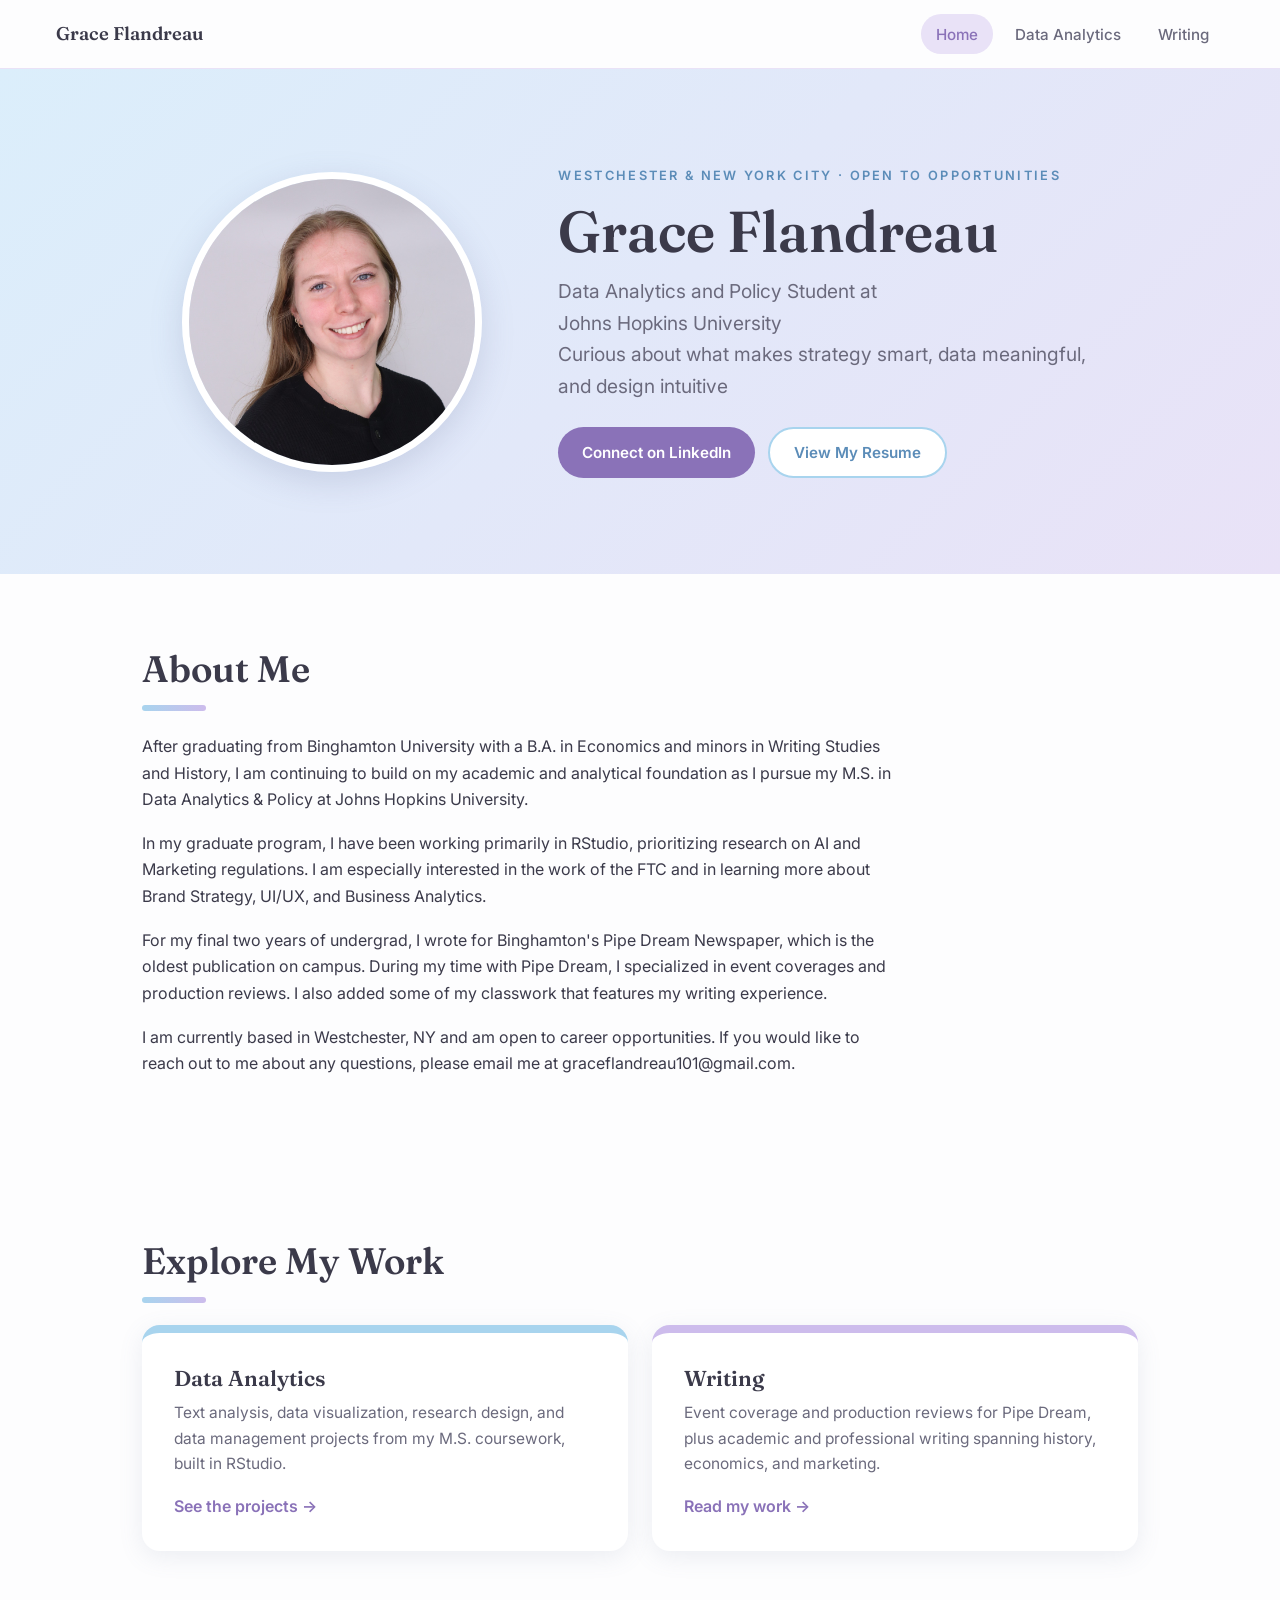
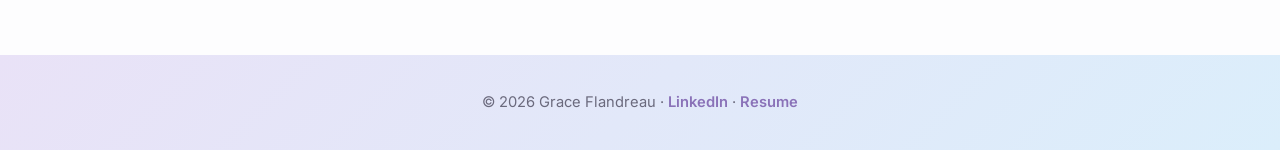
<file: index.html>
<!DOCTYPE html>
<html lang="en">
<head>
  <meta charset="UTF-8">
  <meta name="viewport" content="width=device-width, initial-scale=1.0">
  <link rel="icon" type="image/svg+xml" href="favicon.svg">
  <link rel="icon" type="image/png" sizes="32x32" href="favicon-32.png">
  <link rel="apple-touch-icon" href="favicon-180.png">
  <title>Grace Flandreau — Data Analytics &amp; Writing</title>
  <meta name="description" content="Grace Flandreau is a Data Analytics and Policy graduate student at Johns Hopkins University with a background in economics, journalism, and writing.">
  <meta property="og:type" content="website">
  <meta property="og:url" content="https://gflandreau.github.io/">
  <meta property="og:title" content="Grace Flandreau — Data Analytics & Writing">
  <meta property="og:description" content="Data Analytics and Policy student at Johns Hopkins University. Explore my data analytics projects, journalism, and academic writing.">
  <meta property="og:image" content="https://gflandreau.github.io/images/og-image.png">
  <meta property="og:image:width" content="2400">
  <meta property="og:image:height" content="1256">
  <meta name="twitter:card" content="summary_large_image">
  <meta name="twitter:title" content="Grace Flandreau — Data Analytics & Writing">
  <meta name="twitter:description" content="Data Analytics and Policy student at Johns Hopkins University. Explore my data analytics projects, journalism, and academic writing.">
  <meta name="twitter:image" content="https://gflandreau.github.io/images/og-image.png">
  <link rel="preconnect" href="https://fonts.googleapis.com">
  <link rel="preconnect" href="https://fonts.gstatic.com" crossorigin>
  <link href="https://fonts.googleapis.com/css2?family=Fraunces:wght@500;600;700&family=Inter:wght@400;500;600&display=swap" rel="stylesheet">
  <link rel="stylesheet" href="styles.css">
</head>
<body>

  <nav class="nav">
    <a class="nav-name" href="index.html">Grace <span>Flandreau</span></a>
    <div class="nav-links">
      <a href="index.html" class="active">Home</a>
      <a href="data-analytics.html">Data Analytics</a>
      <a href="writing.html">Writing</a>
    </div>
  </nav>

  <header class="hero">
    <!-- Drop your photo into the images folder as "grace.jpg".
         Until then, a soft gradient circle with your initials shows instead. -->
    <img class="hero-photo" src="images/grace.jpg" alt="Photo of Grace Flandreau"
         onerror="this.outerHTML='<div class=&quot;hero-photo-fallback&quot;>GF</div>'">
    <div class="hero-text">
      <p class="eyebrow">Westchester &amp; New York City &middot; Open to opportunities</p>
      <h1>Grace Flandreau</h1>
      <p class="tagline">Data Analytics and Policy Student at Johns&nbsp;Hopkins&nbsp;University<br>Curious about what makes strategy smart, data meaningful, and design intuitive</p>
      <div class="hero-buttons">
        <a class="btn btn-primary" href="https://www.linkedin.com/in/graceflandreau" target="_blank" rel="noopener">Connect on LinkedIn</a>
        <a class="btn btn-secondary" href="files/resume-grace-flandreau.pdf" target="_blank" rel="noopener">View My Resume</a>
      </div>
    </div>
  </header>

  <main>
    <section class="section about">
      <h2>About Me</h2>
      <div class="accent-bar"></div>
      <p>After graduating from Binghamton University with a B.A. in Economics and minors in Writing Studies and History, I am continuing to build on my academic and analytical foundation as I pursue my M.S. in Data Analytics &amp; Policy at Johns Hopkins University.</p>
      <p>In my graduate program, I have been working primarily in RStudio, prioritizing research on AI and Marketing regulations. I am especially interested in the work of the FTC and in learning more about Brand Strategy, UI/UX, and Business Analytics.</p>
      <p>For my final two years of undergrad, I wrote for Binghamton's Pipe Dream Newspaper, which is the oldest publication on campus. During my time with Pipe Dream, I specialized in event coverages and production reviews. I also added some of my classwork that features my writing experience.</p>
      <p>I am currently based in Westchester, NY and am open to career opportunities. If you would like to reach out to me about any questions, please email me at graceflandreau101@gmail.com.</p>
    </section>

    <section class="section">
      <h2>Explore My Work</h2>
      <div class="accent-bar"></div>
      <div class="explore-grid">
        <a class="explore-card" href="data-analytics.html">
          <h3>Data Analytics</h3>
          <p>Text analysis, data visualization, research design, and data management projects from my M.S. coursework, built in RStudio.</p>
          <span class="card-link">See the projects &rarr;</span>
        </a>
        <a class="explore-card purple-top" href="writing.html">
          <h3>Writing</h3>
          <p>Event coverage and production reviews for Pipe Dream, plus academic and professional writing spanning history, economics, and marketing.</p>
          <span class="card-link">Read my work &rarr;</span>
        </a>
      </div>
    </section>
  </main>

  <footer class="footer">
    <p>&copy; 2026 Grace Flandreau &middot; <a href="https://www.linkedin.com/in/graceflandreau" target="_blank" rel="noopener">LinkedIn</a> &middot; <a href="files/resume-grace-flandreau.pdf" target="_blank" rel="noopener">Resume</a></p>
  </footer>

</body>
</html>
</file>
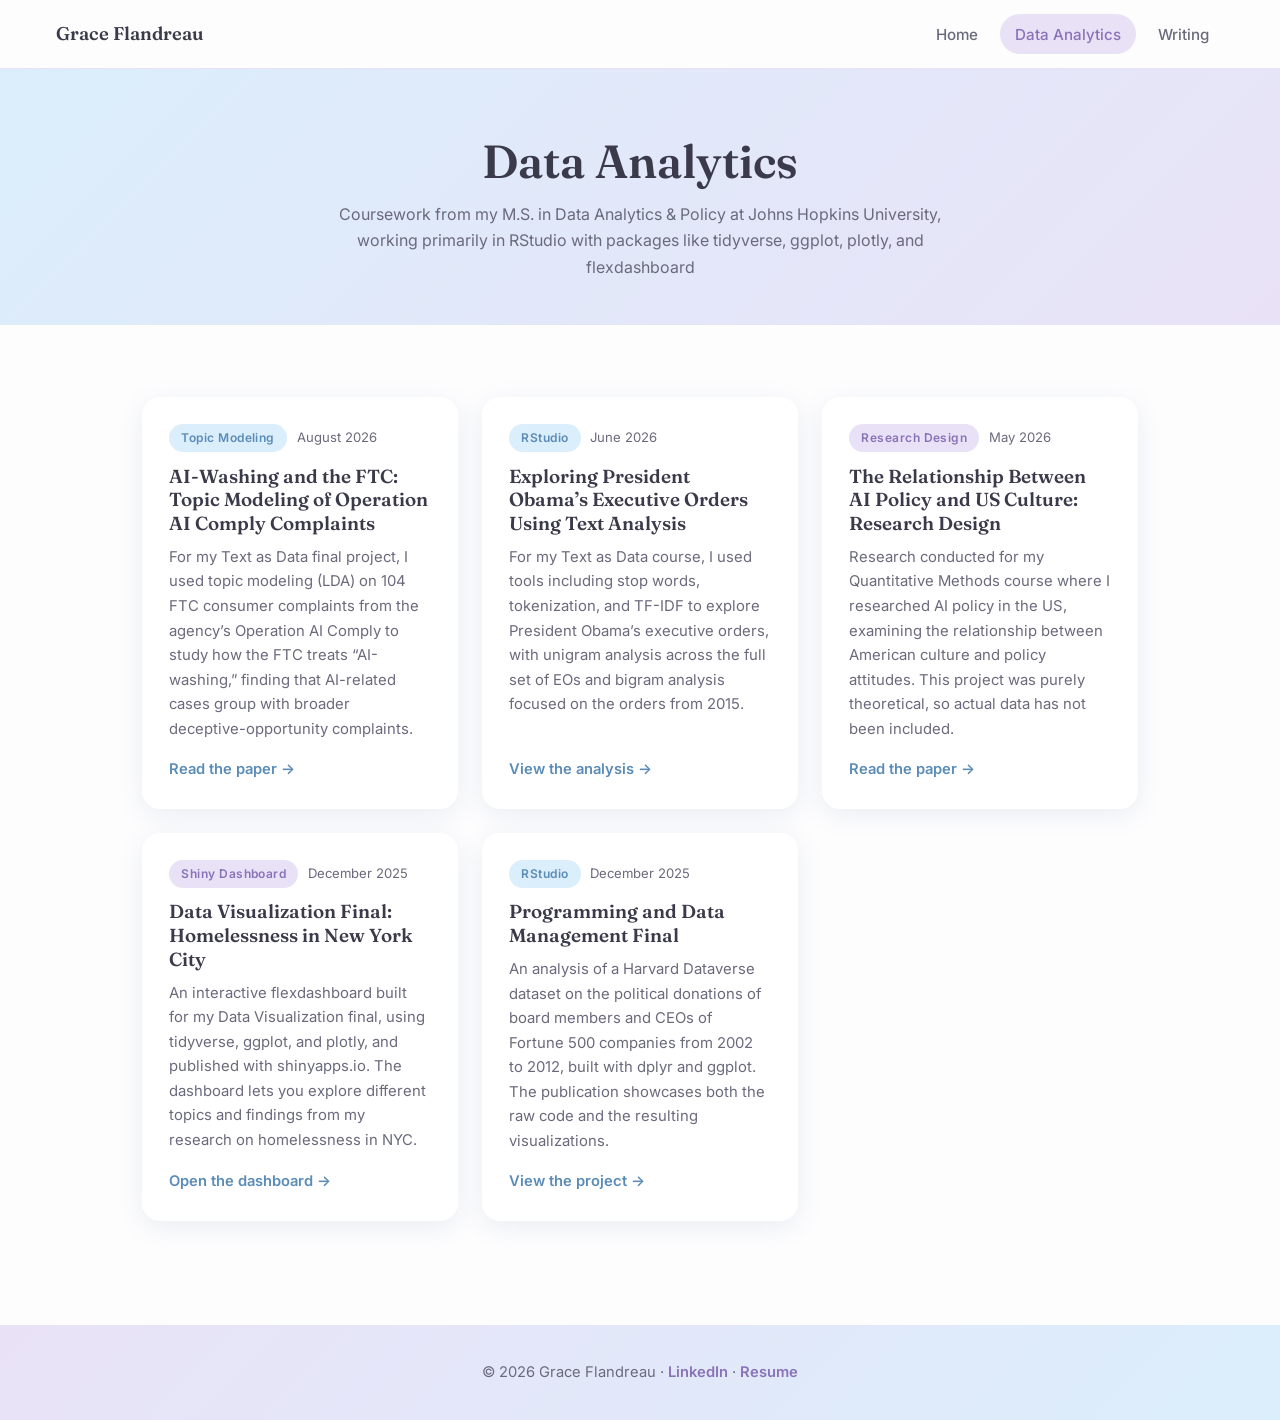
<file: data-analytics.html>
<!DOCTYPE html>
<html lang="en">
<head>
  <meta charset="UTF-8">
  <meta name="viewport" content="width=device-width, initial-scale=1.0">
  <link rel="icon" type="image/svg+xml" href="favicon.svg">
  <link rel="icon" type="image/png" sizes="32x32" href="favicon-32.png">
  <link rel="apple-touch-icon" href="favicon-180.png">
  <title>Data Analytics — Grace Flandreau</title>
  <meta name="description" content="Data analytics projects by Grace Flandreau: text analysis, data visualization, research design, and data management in RStudio.">
  <meta property="og:type" content="website">
  <meta property="og:url" content="https://gflandreau.github.io/data-analytics.html">
  <meta property="og:title" content="Data Analytics — Grace Flandreau">
  <meta property="og:description" content="Text analysis, data visualization, research design, and data management projects built in RStudio.">
  <meta property="og:image" content="https://gflandreau.github.io/images/og-image.png">
  <meta property="og:image:width" content="2400">
  <meta property="og:image:height" content="1256">
  <meta name="twitter:card" content="summary_large_image">
  <meta name="twitter:title" content="Data Analytics — Grace Flandreau">
  <meta name="twitter:description" content="Text analysis, data visualization, research design, and data management projects built in RStudio.">
  <meta name="twitter:image" content="https://gflandreau.github.io/images/og-image.png">
  <link rel="preconnect" href="https://fonts.googleapis.com">
  <link rel="preconnect" href="https://fonts.gstatic.com" crossorigin>
  <link href="https://fonts.googleapis.com/css2?family=Fraunces:wght@500;600;700&family=Inter:wght@400;500;600&display=swap" rel="stylesheet">
  <link rel="stylesheet" href="styles.css">
</head>
<body>

  <nav class="nav">
    <a class="nav-name" href="index.html">Grace <span>Flandreau</span></a>
    <div class="nav-links">
      <a href="index.html">Home</a>
      <a href="data-analytics.html" class="active">Data Analytics</a>
      <a href="writing.html">Writing</a>
    </div>
  </nav>

  <header class="page-header blue-green">
    <h1>Data Analytics</h1>
    <p>Coursework from my M.S. in Data Analytics &amp; Policy at Johns Hopkins University, working primarily in RStudio with packages like tidyverse, ggplot, plotly, and flexdashboard</p>
  </header>

  <main class="section">
    <div class="card-grid">

      <article class="work-card">
        <div class="work-meta">
          <span class="tag tag-blue">Topic Modeling</span>
          <span class="work-date">August 2026</span>
        </div>
        <h3><a href="files/ftc-ai-washing-topic-modeling.pdf" target="_blank" rel="noopener">AI-Washing and the FTC: Topic Modeling of Operation AI Comply Complaints</a></h3>
        <p>For my Text as Data final project, I used topic modeling (LDA) on 104 FTC consumer complaints from the agency&rsquo;s Operation AI Comply to study how the FTC treats &ldquo;AI-washing,&rdquo; finding that AI-related cases group with broader deceptive-opportunity complaints.</p>
        <a class="work-link" href="files/ftc-ai-washing-topic-modeling.pdf" target="_blank" rel="noopener">Read the paper &rarr;</a>
      </article>

      <article class="work-card">
        <div class="work-meta">
          <span class="tag tag-blue">RStudio</span>
          <span class="work-date">June 2026</span>
        </div>
        <h3><a href="files/obama-executive-orders-text-analysis.html" target="_blank" rel="noopener">Exploring President Obama&rsquo;s Executive Orders Using Text Analysis</a></h3>
        <p>For my Text as Data course, I used tools including stop words, tokenization, and TF-IDF to explore President Obama&rsquo;s executive orders, with unigram analysis across the full set of EOs and bigram analysis focused on the orders from 2015.</p>
        <a class="work-link" href="files/obama-executive-orders-text-analysis.html" target="_blank" rel="noopener">View the analysis &rarr;</a>
      </article>

      <article class="work-card">
        <div class="work-meta">
          <span class="tag tag-purple">Research Design</span>
          <span class="work-date">May 2026</span>
        </div>
        <h3><a href="files/ai-policy-research-design.pdf" target="_blank" rel="noopener">The Relationship Between AI Policy and US Culture: Research Design</a></h3>
        <p>Research conducted for my Quantitative Methods course where I researched AI policy in the US, examining the relationship between American culture and policy attitudes. This project was purely theoretical, so actual data has not been included.</p>
        <a class="work-link" href="files/ai-policy-research-design.pdf" target="_blank" rel="noopener">Read the paper &rarr;</a>
      </article>

      <article class="work-card">
        <div class="work-meta">
          <span class="tag tag-purple">Shiny Dashboard</span>
          <span class="work-date">December 2025</span>
        </div>
        <h3><a href="https://07358x-grace-flandreau.shinyapps.io/Flandreau_Data_Visualization_Final/" target="_blank" rel="noopener">Data Visualization Final: Homelessness in New York City</a></h3>
        <p>An interactive flexdashboard built for my Data Visualization final, using tidyverse, ggplot, and plotly, and published with shinyapps.io. The dashboard lets you explore different topics and findings from my research on homelessness in NYC.</p>
        <a class="work-link" href="https://07358x-grace-flandreau.shinyapps.io/Flandreau_Data_Visualization_Final/" target="_blank" rel="noopener">Open the dashboard &rarr;</a>
      </article>

      <article class="work-card">
        <div class="work-meta">
          <span class="tag tag-blue">RStudio</span>
          <span class="work-date">December 2025</span>
        </div>
        <h3><a href="files/programming-final/Programming_Final_Flandreau.html" target="_blank" rel="noopener">Programming and Data Management Final</a></h3>
        <p>An analysis of a Harvard Dataverse dataset on the political donations of board members and CEOs of Fortune 500 companies from 2002 to 2012, built with dplyr and ggplot. The publication showcases both the raw code and the resulting visualizations.</p>
        <a class="work-link" href="files/programming-final/Programming_Final_Flandreau.html" target="_blank" rel="noopener">View the project &rarr;</a>
      </article>

    </div>
  </main>

  <footer class="footer">
    <p>&copy; 2026 Grace Flandreau &middot; <a href="https://www.linkedin.com/in/graceflandreau" target="_blank" rel="noopener">LinkedIn</a> &middot; <a href="files/resume-grace-flandreau.pdf" target="_blank" rel="noopener">Resume</a></p>
  </footer>

</body>
</html>
</file>
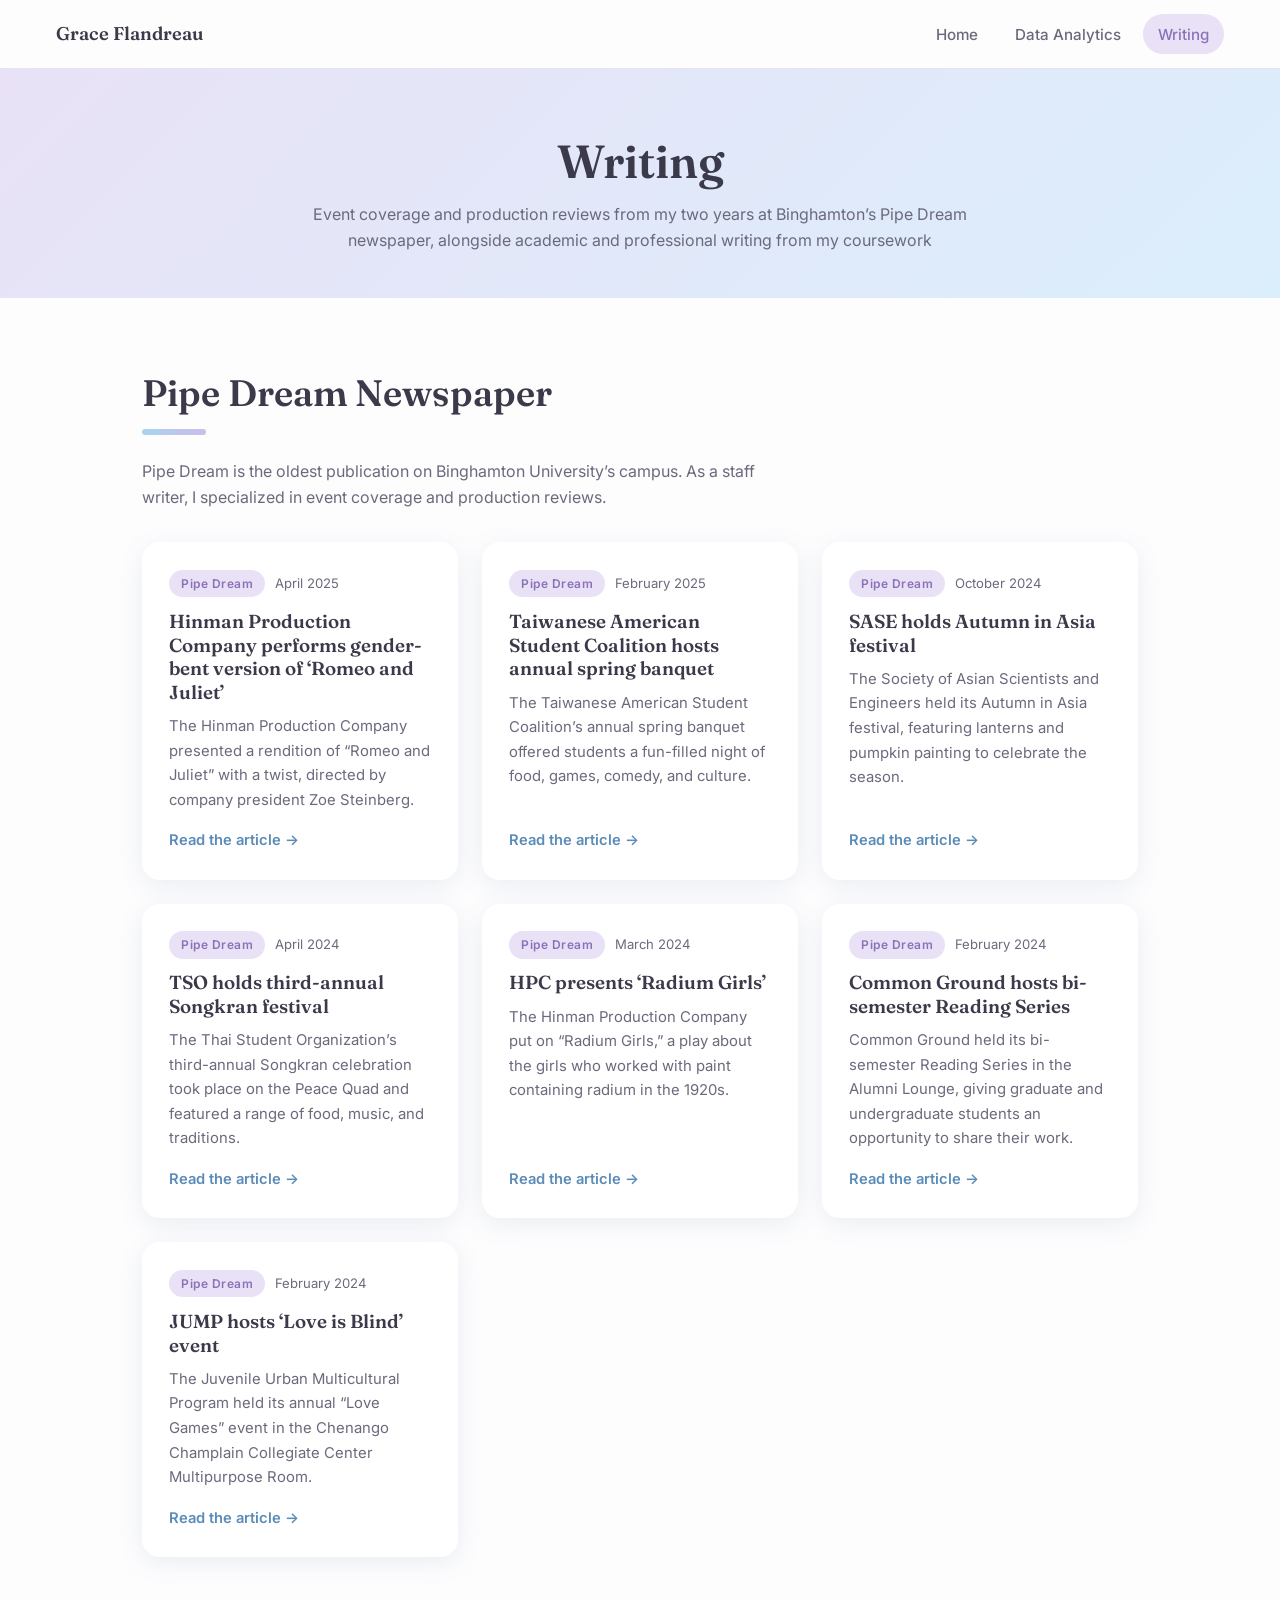
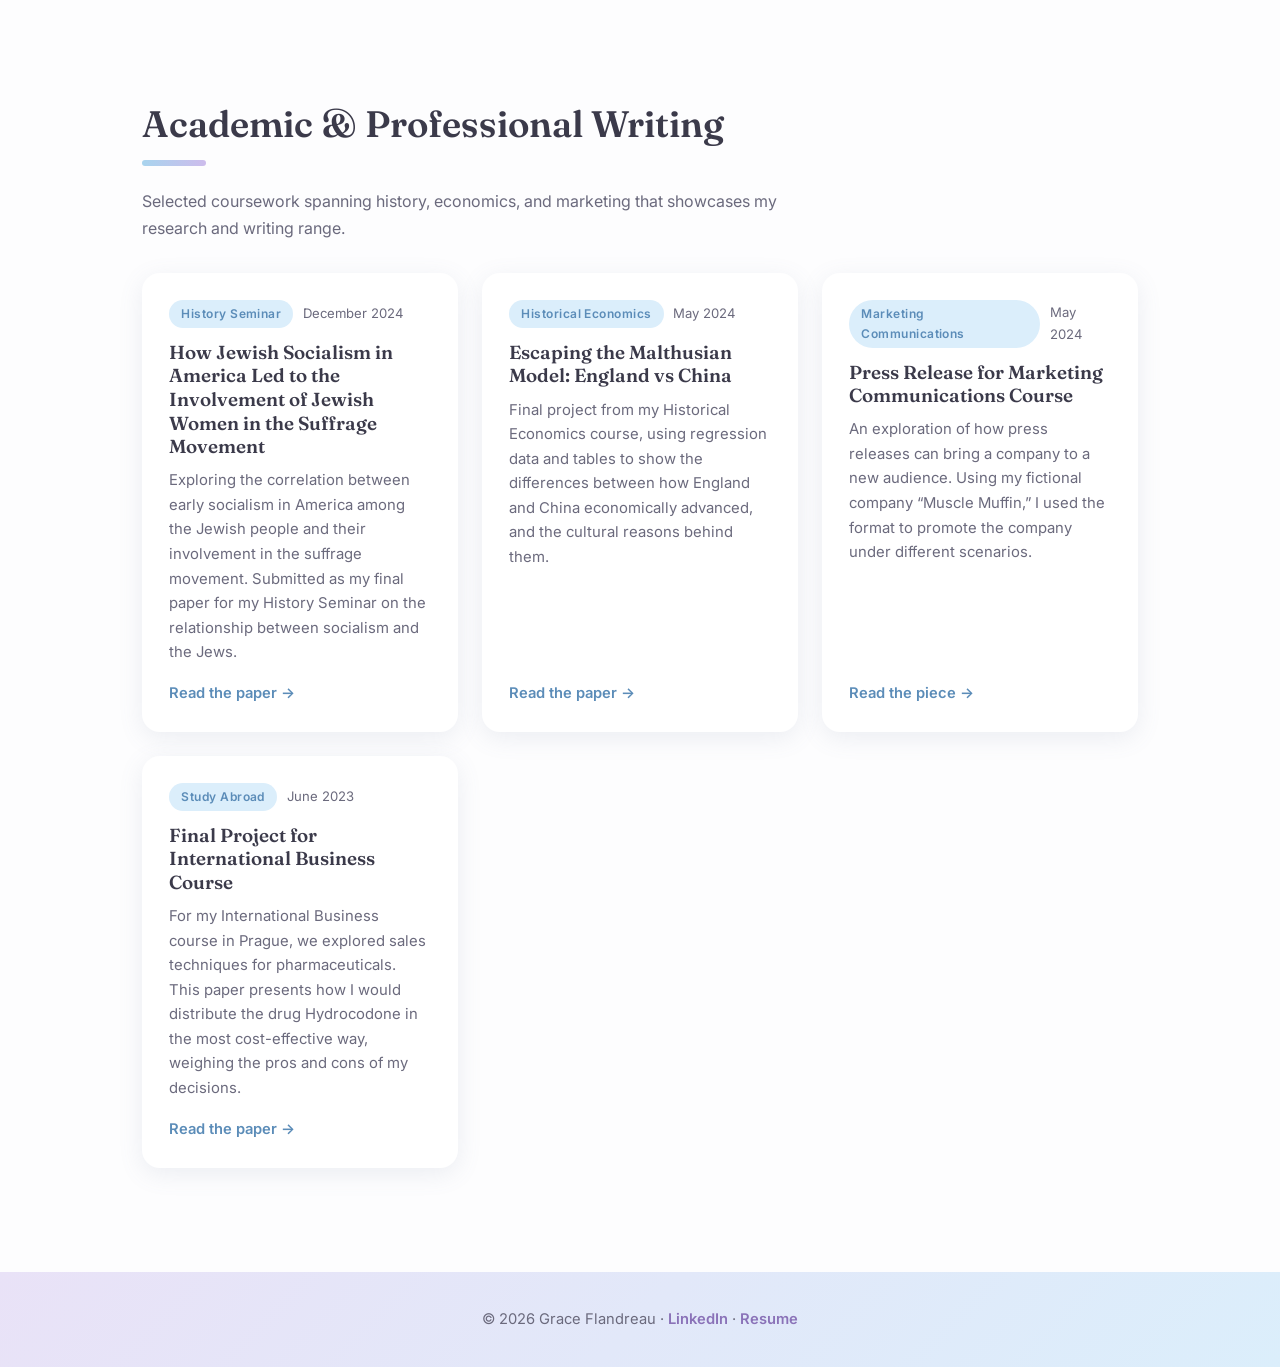
<file: writing.html>
<!DOCTYPE html>
<html lang="en">
<head>
  <meta charset="UTF-8">
  <meta name="viewport" content="width=device-width, initial-scale=1.0">
  <link rel="icon" type="image/svg+xml" href="favicon.svg">
  <link rel="icon" type="image/png" sizes="32x32" href="favicon-32.png">
  <link rel="apple-touch-icon" href="favicon-180.png">
  <title>Writing — Grace Flandreau</title>
  <meta name="description" content="Writing portfolio of Grace Flandreau: journalism for Pipe Dream newspaper plus academic and professional writing.">
  <meta property="og:type" content="website">
  <meta property="og:url" content="https://gflandreau.github.io/writing.html">
  <meta property="og:title" content="Writing — Grace Flandreau">
  <meta property="og:description" content="Journalism for Binghamton's Pipe Dream newspaper, plus academic and professional writing.">
  <meta property="og:image" content="https://gflandreau.github.io/images/og-image.png">
  <meta property="og:image:width" content="2400">
  <meta property="og:image:height" content="1256">
  <meta name="twitter:card" content="summary_large_image">
  <meta name="twitter:title" content="Writing — Grace Flandreau">
  <meta name="twitter:description" content="Journalism for Binghamton's Pipe Dream newspaper, plus academic and professional writing.">
  <meta name="twitter:image" content="https://gflandreau.github.io/images/og-image.png">
  <link rel="preconnect" href="https://fonts.googleapis.com">
  <link rel="preconnect" href="https://fonts.gstatic.com" crossorigin>
  <link href="https://fonts.googleapis.com/css2?family=Fraunces:wght@500;600;700&family=Inter:wght@400;500;600&display=swap" rel="stylesheet">
  <link rel="stylesheet" href="styles.css">
</head>
<body>

  <nav class="nav">
    <a class="nav-name" href="index.html">Grace <span>Flandreau</span></a>
    <div class="nav-links">
      <a href="index.html">Home</a>
      <a href="data-analytics.html">Data Analytics</a>
      <a href="writing.html" class="active">Writing</a>
    </div>
  </nav>

  <header class="page-header purple-blue">
    <h1>Writing</h1>
    <p>Event coverage and production reviews from my two years at Binghamton&rsquo;s Pipe Dream newspaper, alongside academic and professional writing from my coursework</p>
  </header>

  <main>
    <section class="section">
      <h2>Pipe Dream Newspaper</h2>
      <div class="accent-bar"></div>
      <p class="section-sub">Pipe Dream is the oldest publication on Binghamton University&rsquo;s campus. As a staff writer, I specialized in event coverage and production reviews.</p>
      <div class="card-grid">

        <article class="work-card">
          <div class="work-meta">
            <span class="tag tag-purple">Pipe Dream</span>
            <span class="work-date">April 2025</span>
          </div>
          <h3><a href="https://www.bupipedream.com/ac/hpc-4/165603/" target="_blank" rel="noopener">Hinman Production Company performs gender-bent version of &lsquo;Romeo and Juliet&rsquo;</a></h3>
          <p>The Hinman Production Company presented a rendition of &ldquo;Romeo and Juliet&rdquo; with a twist, directed by company president Zoe Steinberg.</p>
          <a class="work-link" href="https://www.bupipedream.com/ac/hpc-4/165603/" target="_blank" rel="noopener">Read the article &rarr;</a>
        </article>

        <article class="work-card">
          <div class="work-meta">
            <span class="tag tag-purple">Pipe Dream</span>
            <span class="work-date">February 2025</span>
          </div>
          <h3><a href="https://www.bupipedream.com/ac/taiwanese-american-student-coalition-hosts-annual-spring-banquet/163196/" target="_blank" rel="noopener">Taiwanese American Student Coalition hosts annual spring banquet</a></h3>
          <p>The Taiwanese American Student Coalition&rsquo;s annual spring banquet offered students a fun-filled night of food, games, comedy, and culture.</p>
          <a class="work-link" href="https://www.bupipedream.com/ac/taiwanese-american-student-coalition-hosts-annual-spring-banquet/163196/" target="_blank" rel="noopener">Read the article &rarr;</a>
        </article>

        <article class="work-card">
          <div class="work-meta">
            <span class="tag tag-purple">Pipe Dream</span>
            <span class="work-date">October 2024</span>
          </div>
          <h3><a href="https://www.bupipedream.com/ac/sase-holds-autumn-in-asia-festival/158178/" target="_blank" rel="noopener">SASE holds Autumn in Asia festival</a></h3>
          <p>The Society of Asian Scientists and Engineers held its Autumn in Asia festival, featuring lanterns and pumpkin painting to celebrate the season.</p>
          <a class="work-link" href="https://www.bupipedream.com/ac/sase-holds-autumn-in-asia-festival/158178/" target="_blank" rel="noopener">Read the article &rarr;</a>
        </article>

        <article class="work-card">
          <div class="work-meta">
            <span class="tag tag-purple">Pipe Dream</span>
            <span class="work-date">April 2024</span>
          </div>
          <h3><a href="https://www.bupipedream.com/ac/tso-holds-third-annual-songkran-festival/152669/" target="_blank" rel="noopener">TSO holds third-annual Songkran festival</a></h3>
          <p>The Thai Student Organization&rsquo;s third-annual Songkran celebration took place on the Peace Quad and featured a range of food, music, and traditions.</p>
          <a class="work-link" href="https://www.bupipedream.com/ac/tso-holds-third-annual-songkran-festival/152669/" target="_blank" rel="noopener">Read the article &rarr;</a>
        </article>

        <article class="work-card">
          <div class="work-meta">
            <span class="tag tag-purple">Pipe Dream</span>
            <span class="work-date">March 2024</span>
          </div>
          <h3><a href="https://www.bupipedream.com/ac/on-campus-events/hpc-presents-radium-girls/150592/" target="_blank" rel="noopener">HPC presents &lsquo;Radium Girls&rsquo;</a></h3>
          <p>The Hinman Production Company put on &ldquo;Radium Girls,&rdquo; a play about the girls who worked with paint containing radium in the 1920s.</p>
          <a class="work-link" href="https://www.bupipedream.com/ac/on-campus-events/hpc-presents-radium-girls/150592/" target="_blank" rel="noopener">Read the article &rarr;</a>
        </article>

        <article class="work-card">
          <div class="work-meta">
            <span class="tag tag-purple">Pipe Dream</span>
            <span class="work-date">February 2024</span>
          </div>
          <h3><a href="https://www.bupipedream.com/ac/on-campus-events/common-ground/148711/" target="_blank" rel="noopener">Common Ground hosts bi-semester Reading Series</a></h3>
          <p>Common Ground held its bi-semester Reading Series in the Alumni Lounge, giving graduate and undergraduate students an opportunity to share their work.</p>
          <a class="work-link" href="https://www.bupipedream.com/ac/on-campus-events/common-ground/148711/" target="_blank" rel="noopener">Read the article &rarr;</a>
        </article>

        <article class="work-card">
          <div class="work-meta">
            <span class="tag tag-purple">Pipe Dream</span>
            <span class="work-date">February 2024</span>
          </div>
          <h3><a href="https://www.bupipedream.com/ac/on-campus-events/jump-hosts-love-is-blind-event/147597/" target="_blank" rel="noopener">JUMP hosts &lsquo;Love is Blind&rsquo; event</a></h3>
          <p>The Juvenile Urban Multicultural Program held its annual &ldquo;Love Games&rdquo; event in the Chenango Champlain Collegiate Center Multipurpose Room.</p>
          <a class="work-link" href="https://www.bupipedream.com/ac/on-campus-events/jump-hosts-love-is-blind-event/147597/" target="_blank" rel="noopener">Read the article &rarr;</a>
        </article>

      </div>
    </section>

    <section class="section">
      <h2>Academic &amp; Professional Writing</h2>
      <div class="accent-bar"></div>
      <p class="section-sub">Selected coursework spanning history, economics, and marketing that showcases my research and writing range.</p>
      <div class="card-grid">

        <article class="work-card">
          <div class="work-meta">
            <span class="tag tag-blue">History Seminar</span>
            <span class="work-date">December 2024</span>
          </div>
          <h3><a href="files/jewish-socialism-suffrage.pdf" target="_blank" rel="noopener">How Jewish Socialism in America Led to the Involvement of Jewish Women in the Suffrage Movement</a></h3>
          <p>Exploring the correlation between early socialism in America among the Jewish people and their involvement in the suffrage movement. Submitted as my final paper for my History Seminar on the relationship between socialism and the Jews.</p>
          <a class="work-link" href="files/jewish-socialism-suffrage.pdf" target="_blank" rel="noopener">Read the paper &rarr;</a>
        </article>

        <article class="work-card">
          <div class="work-meta">
            <span class="tag tag-blue">Historical Economics</span>
            <span class="work-date">May 2024</span>
          </div>
          <h3><a href="files/malthusian-model-england-china.pdf" target="_blank" rel="noopener">Escaping the Malthusian Model: England vs China</a></h3>
          <p>Final project from my Historical Economics course, using regression data and tables to show the differences between how England and China economically advanced, and the cultural reasons behind them.</p>
          <a class="work-link" href="files/malthusian-model-england-china.pdf" target="_blank" rel="noopener">Read the paper &rarr;</a>
        </article>

        <article class="work-card">
          <div class="work-meta">
            <span class="tag tag-blue">Marketing Communications</span>
            <span class="work-date">May 2024</span>
          </div>
          <h3><a href="files/press-release-marketing.pdf" target="_blank" rel="noopener">Press Release for Marketing Communications Course</a></h3>
          <p>An exploration of how press releases can bring a company to a new audience. Using my fictional company &ldquo;Muscle Muffin,&rdquo; I used the format to promote the company under different scenarios.</p>
          <a class="work-link" href="files/press-release-marketing.pdf" target="_blank" rel="noopener">Read the piece &rarr;</a>
        </article>

        <article class="work-card">
          <div class="work-meta">
            <span class="tag tag-blue">Study Abroad</span>
            <span class="work-date">June 2023</span>
          </div>
          <h3><a href="files/international-business-final.pdf" target="_blank" rel="noopener">Final Project for International Business Course</a></h3>
          <p>For my International Business course in Prague, we explored sales techniques for pharmaceuticals. This paper presents how I would distribute the drug Hydrocodone in the most cost-effective way, weighing the pros and cons of my decisions.</p>
          <a class="work-link" href="files/international-business-final.pdf" target="_blank" rel="noopener">Read the paper &rarr;</a>
        </article>

      </div>
    </section>
  </main>

  <footer class="footer">
    <p>&copy; 2026 Grace Flandreau &middot; <a href="https://www.linkedin.com/in/graceflandreau" target="_blank" rel="noopener">LinkedIn</a> &middot; <a href="files/resume-grace-flandreau.pdf" target="_blank" rel="noopener">Resume</a></p>
  </footer>

</body>
</html>
</file>
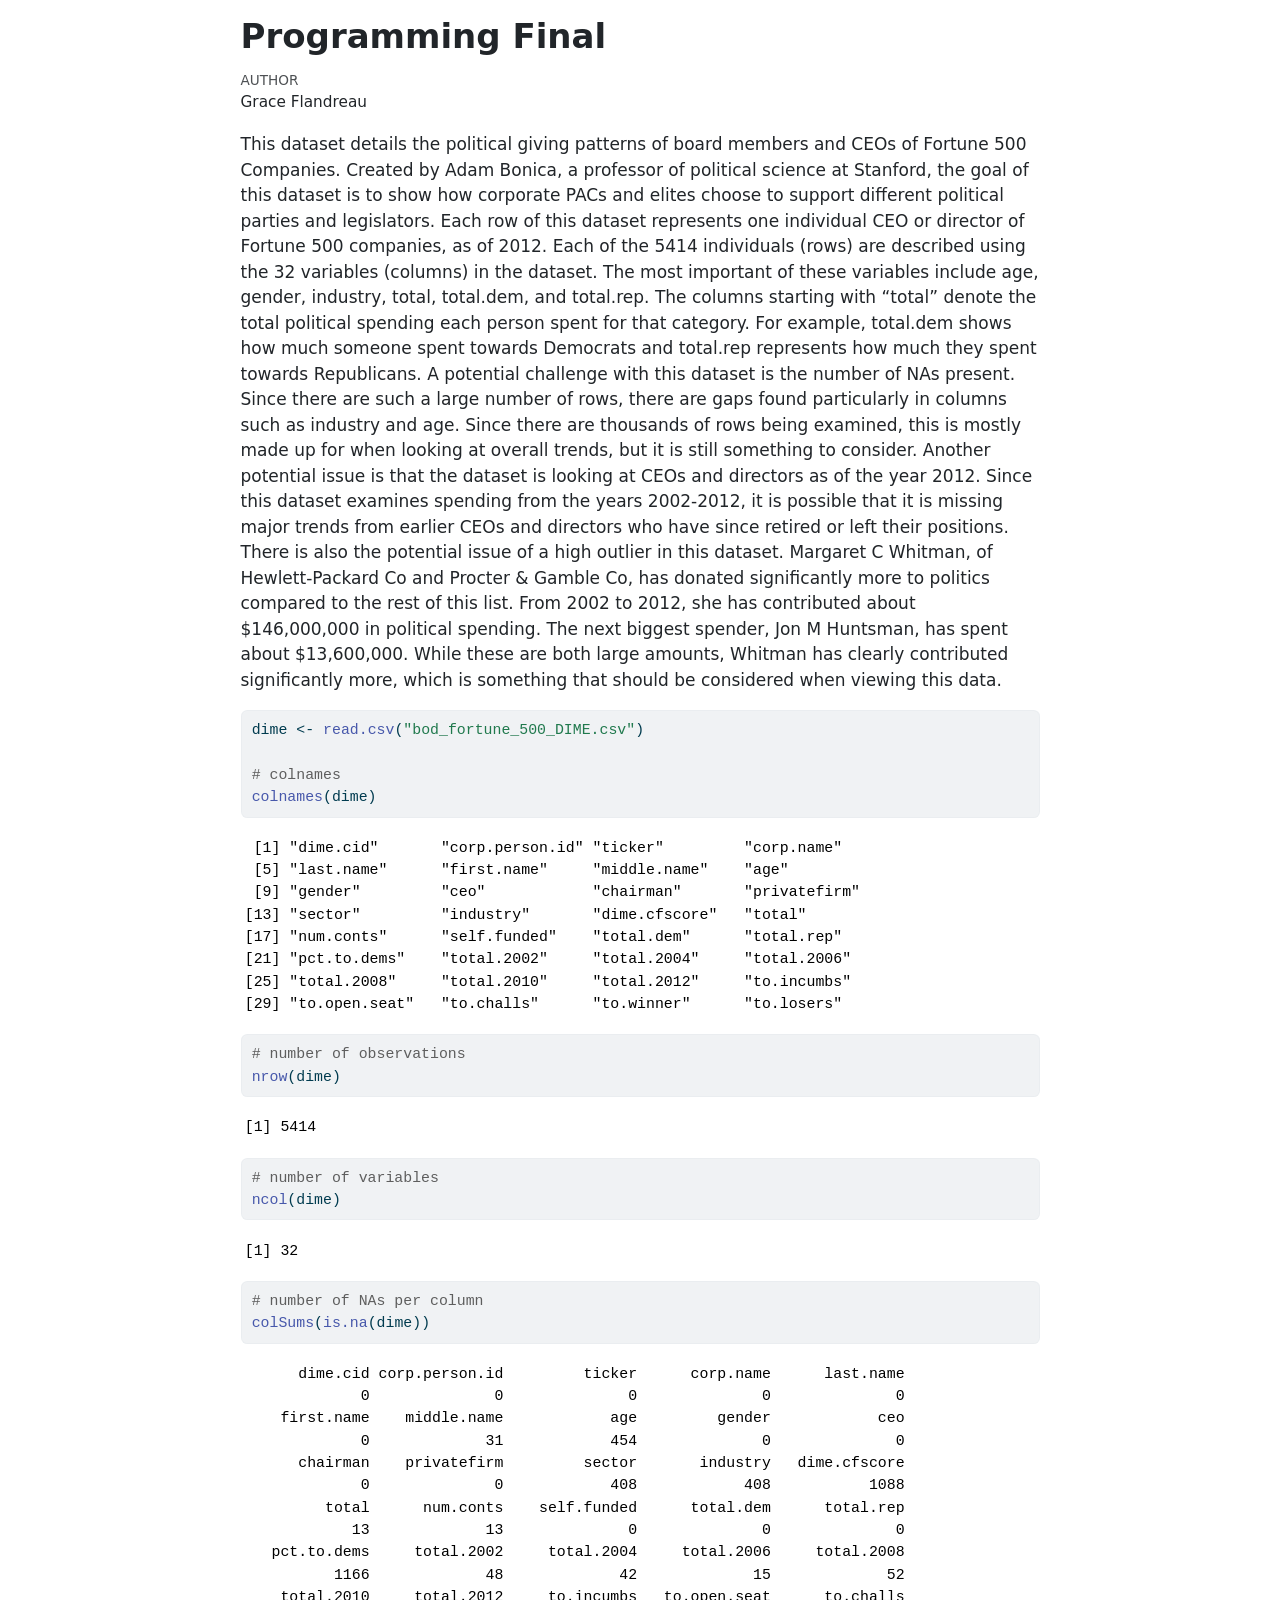
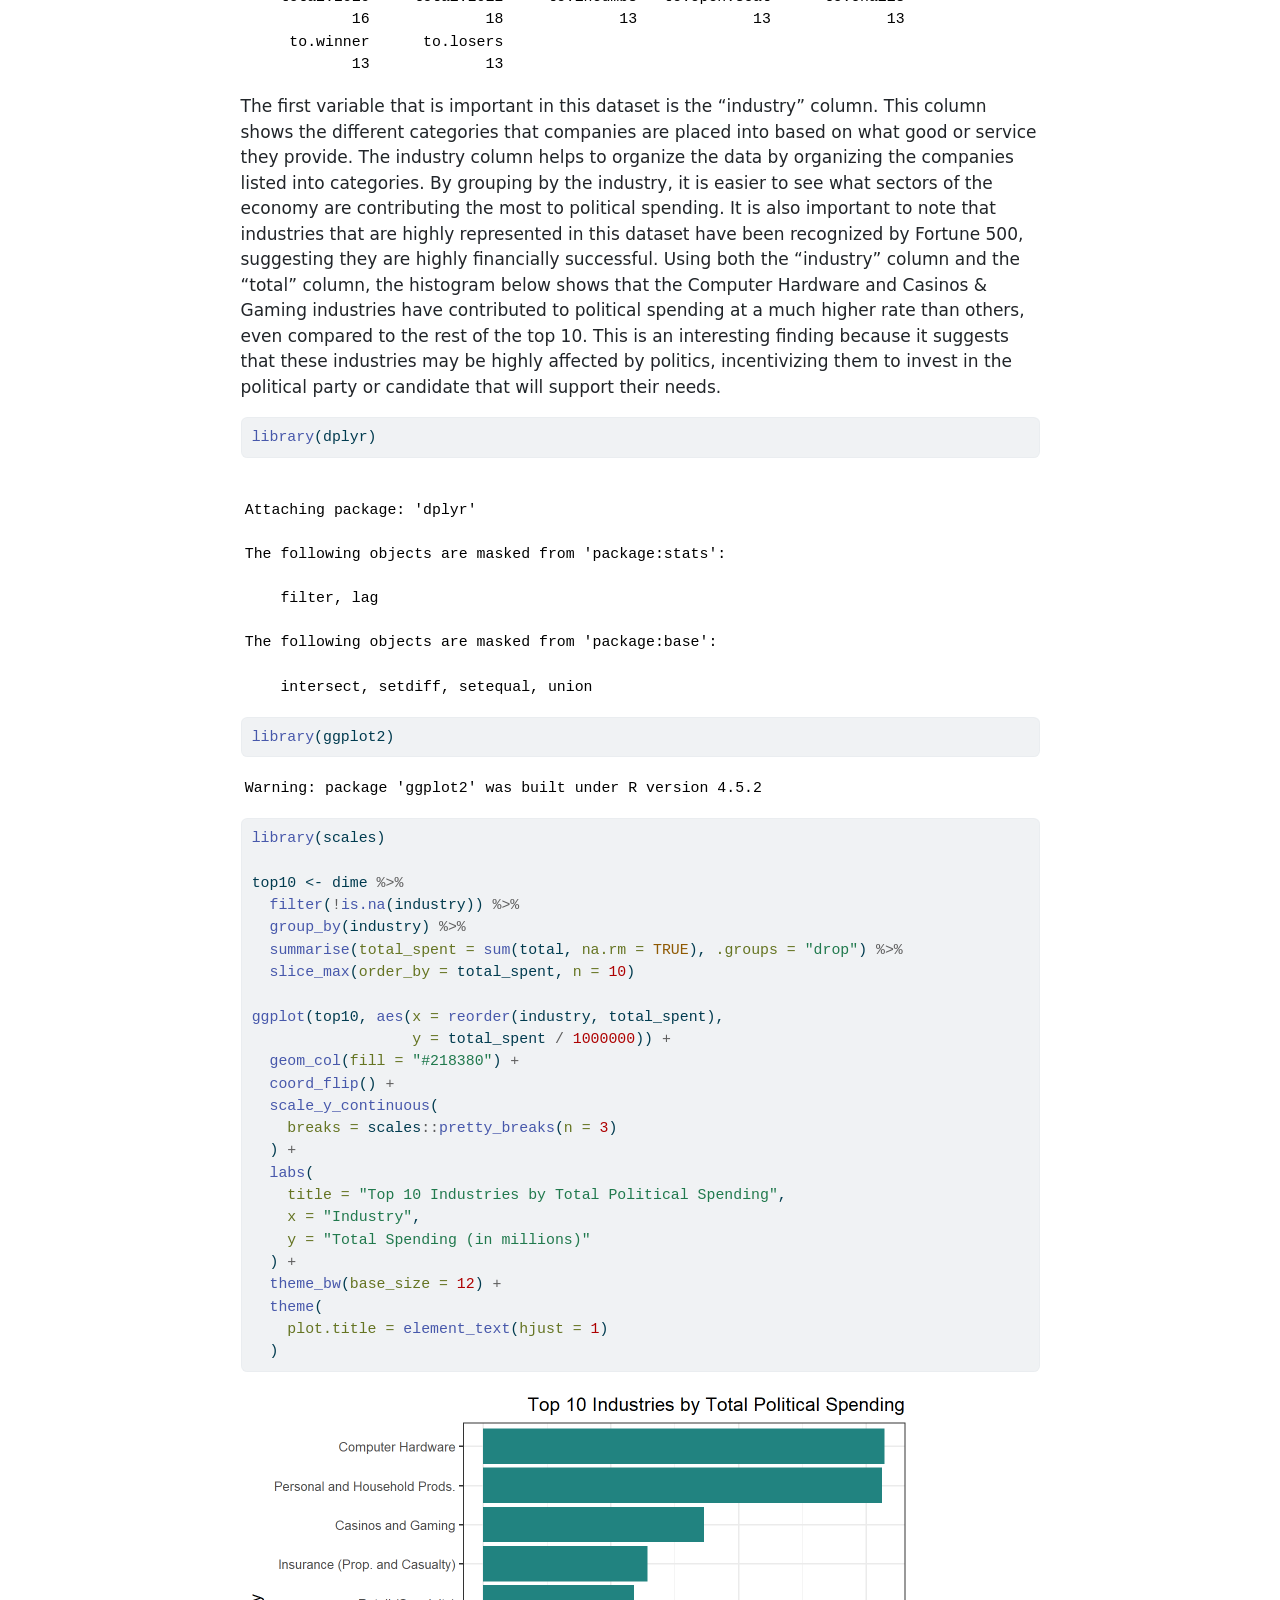
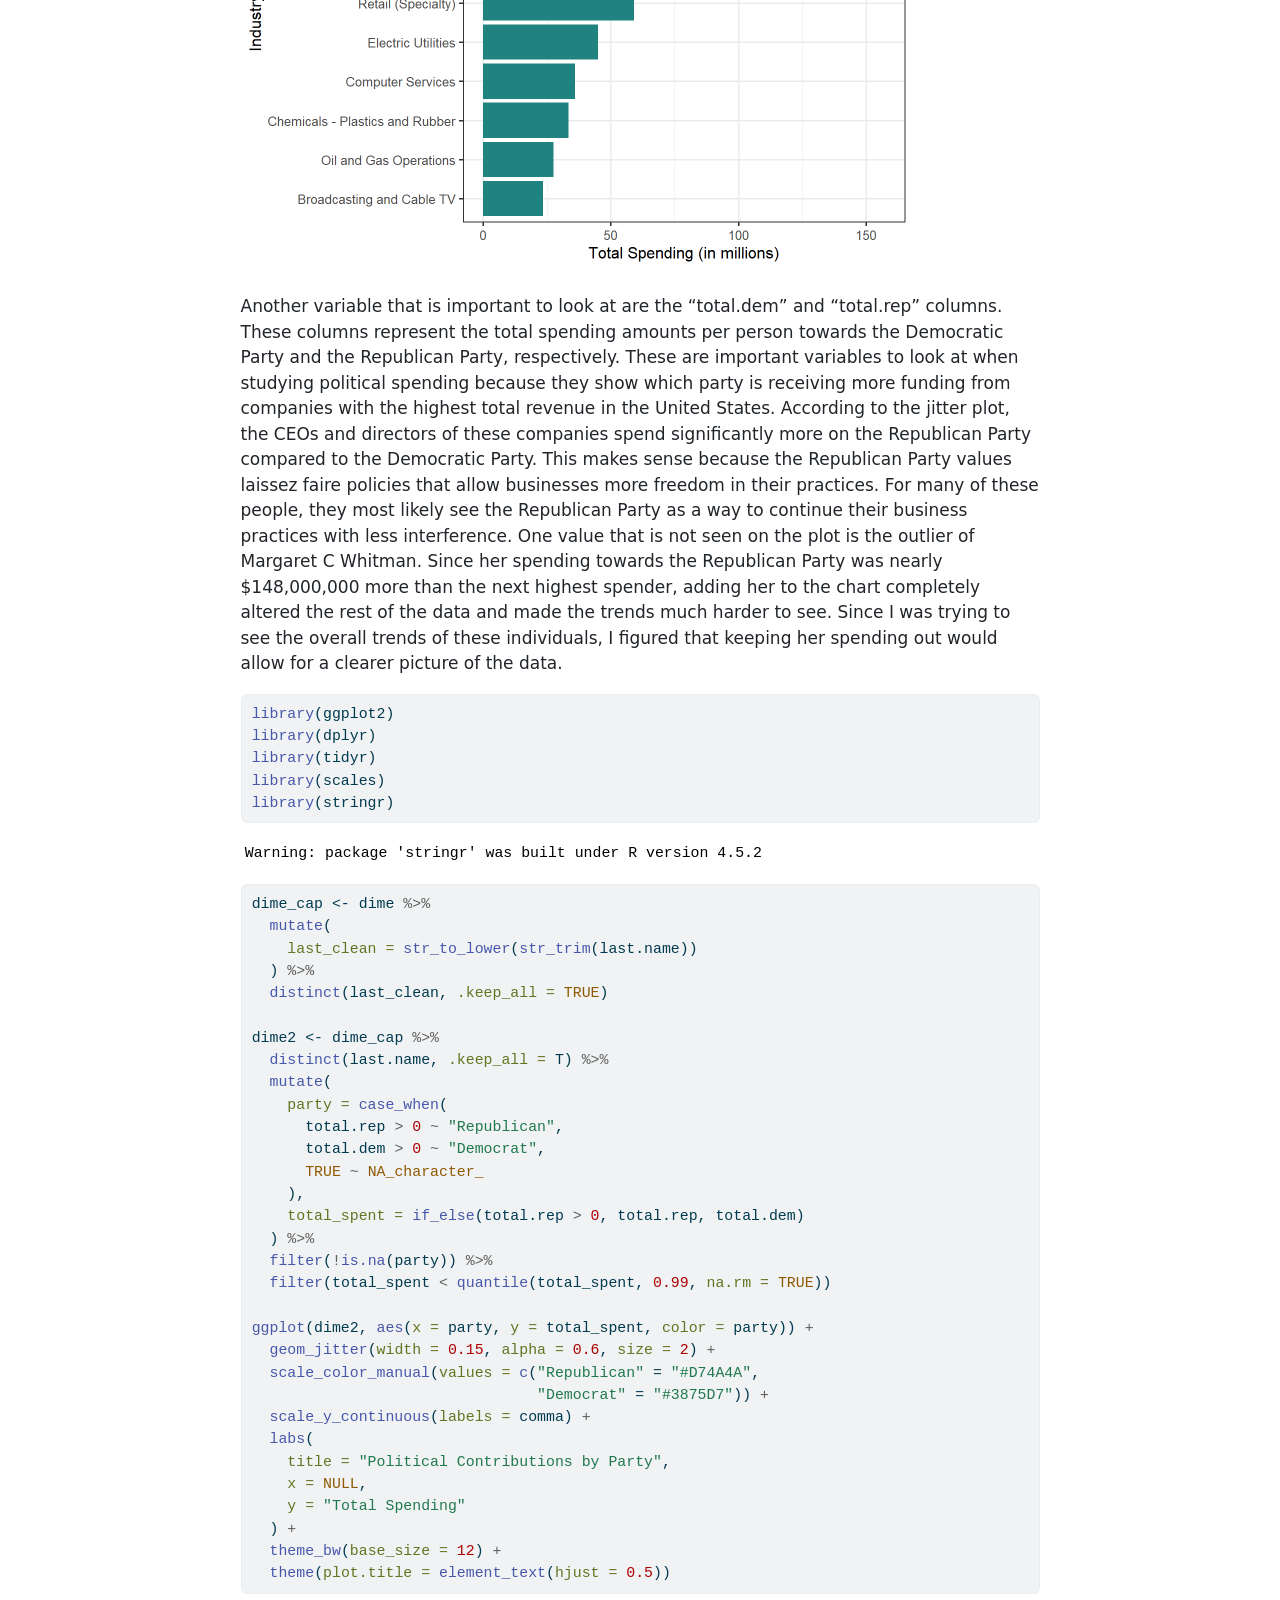
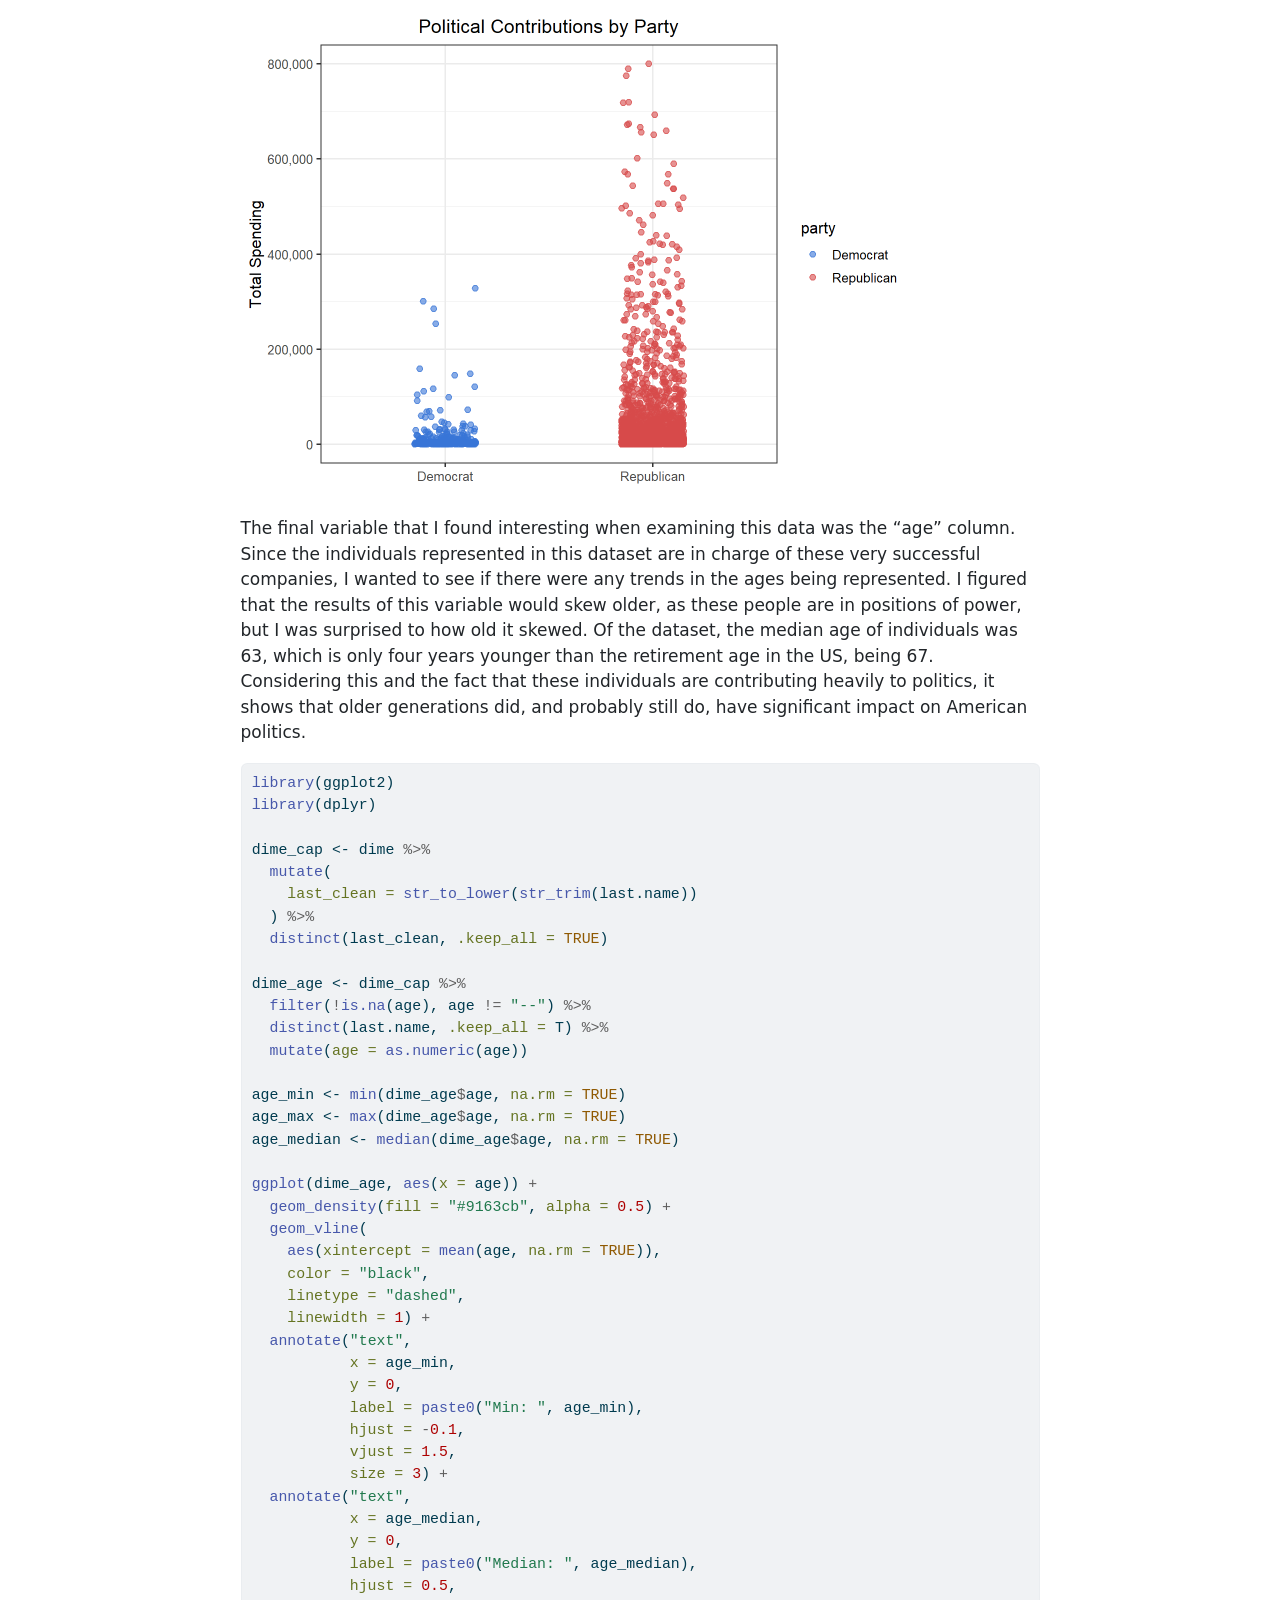
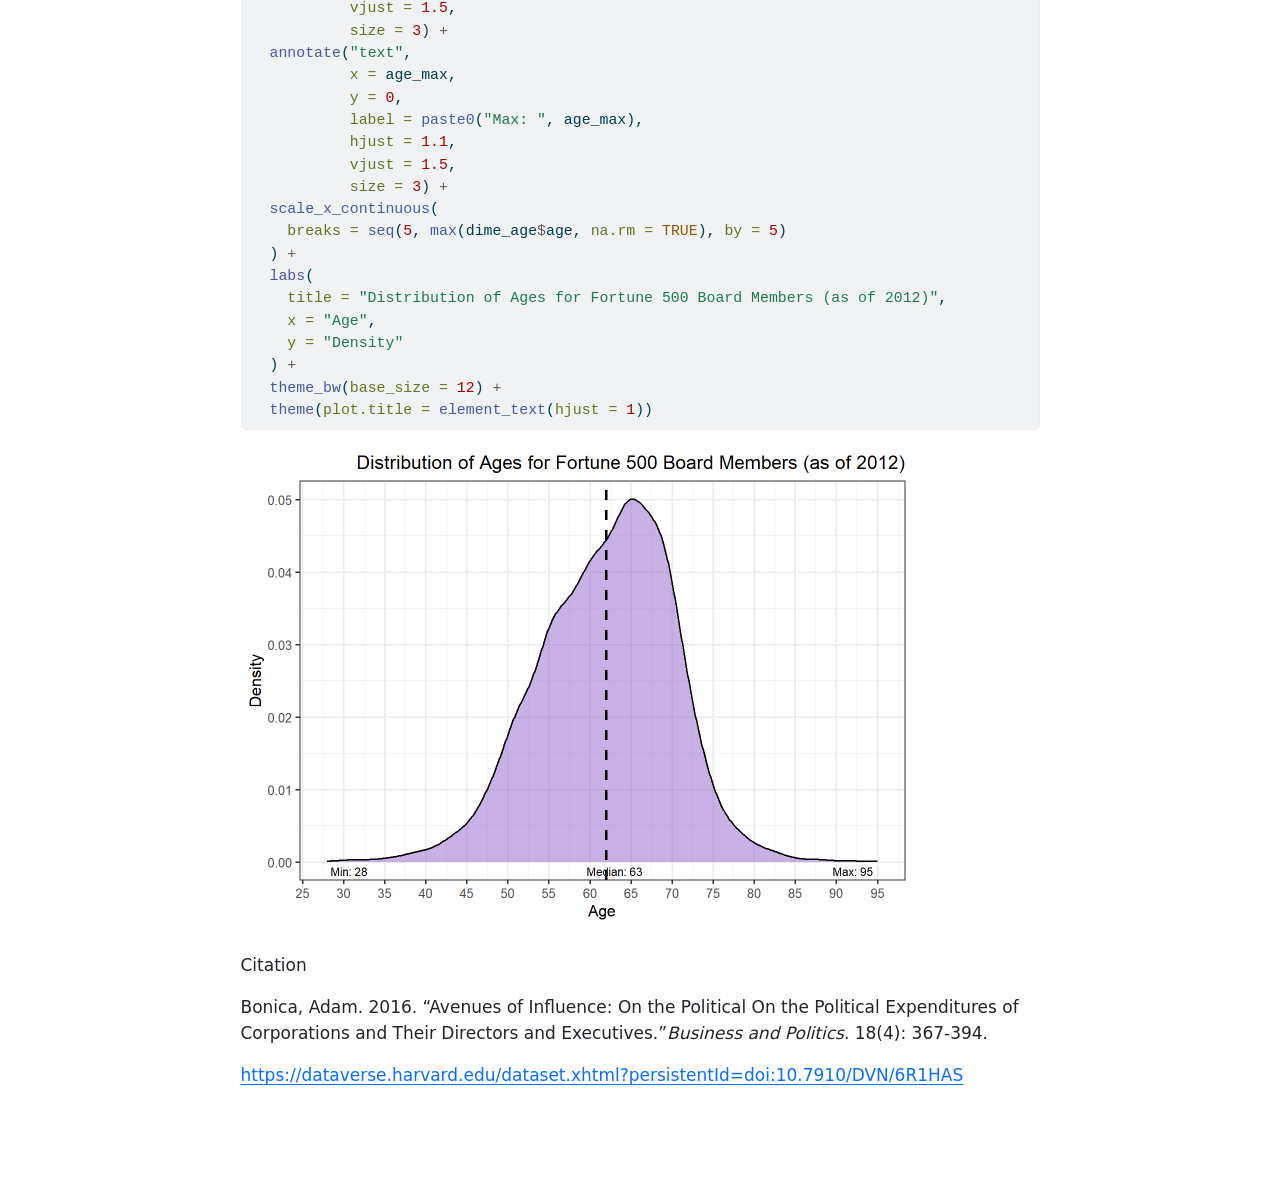
<file: files/programming-final/Programming_Final_Flandreau.html>
<!DOCTYPE html>
<html xmlns="http://www.w3.org/1999/xhtml" lang="en" xml:lang="en"><head>

<meta charset="utf-8">
<meta name="generator" content="quarto-1.7.32">

<meta name="viewport" content="width=device-width, initial-scale=1.0, user-scalable=yes">

<meta name="author" content="Grace Flandreau">

<title>Programming Final</title>
<style>
code{white-space: pre-wrap;}
span.smallcaps{font-variant: small-caps;}
div.columns{display: flex; gap: min(4vw, 1.5em);}
div.column{flex: auto; overflow-x: auto;}
div.hanging-indent{margin-left: 1.5em; text-indent: -1.5em;}
ul.task-list{list-style: none;}
ul.task-list li input[type="checkbox"] {
  width: 0.8em;
  margin: 0 0.8em 0.2em -1em; /* quarto-specific, see https://github.com/quarto-dev/quarto-cli/issues/4556 */ 
  vertical-align: middle;
}
/* CSS for syntax highlighting */
html { -webkit-text-size-adjust: 100%; }
pre > code.sourceCode { white-space: pre; position: relative; }
pre > code.sourceCode > span { display: inline-block; line-height: 1.25; }
pre > code.sourceCode > span:empty { height: 1.2em; }
.sourceCode { overflow: visible; }
code.sourceCode > span { color: inherit; text-decoration: inherit; }
div.sourceCode { margin: 1em 0; }
pre.sourceCode { margin: 0; }
@media screen {
div.sourceCode { overflow: auto; }
}
@media print {
pre > code.sourceCode { white-space: pre-wrap; }
pre > code.sourceCode > span { text-indent: -5em; padding-left: 5em; }
}
pre.numberSource code
  { counter-reset: source-line 0; }
pre.numberSource code > span
  { position: relative; left: -4em; counter-increment: source-line; }
pre.numberSource code > span > a:first-child::before
  { content: counter(source-line);
    position: relative; left: -1em; text-align: right; vertical-align: baseline;
    border: none; display: inline-block;
    -webkit-touch-callout: none; -webkit-user-select: none;
    -khtml-user-select: none; -moz-user-select: none;
    -ms-user-select: none; user-select: none;
    padding: 0 4px; width: 4em;
  }
pre.numberSource { margin-left: 3em;  padding-left: 4px; }
div.sourceCode
  {   }
@media screen {
pre > code.sourceCode > span > a:first-child::before { text-decoration: underline; }
}
</style>


<script src="Programming_Final_Flandreau_files/libs/clipboard/clipboard.min.js"></script>
<script src="Programming_Final_Flandreau_files/libs/quarto-html/quarto.js" type="module"></script>
<script src="Programming_Final_Flandreau_files/libs/quarto-html/tabsets/tabsets.js" type="module"></script>
<script src="Programming_Final_Flandreau_files/libs/quarto-html/popper.min.js"></script>
<script src="Programming_Final_Flandreau_files/libs/quarto-html/tippy.umd.min.js"></script>
<script src="Programming_Final_Flandreau_files/libs/quarto-html/anchor.min.js"></script>
<link href="Programming_Final_Flandreau_files/libs/quarto-html/tippy.css" rel="stylesheet">
<link href="Programming_Final_Flandreau_files/libs/quarto-html/quarto-syntax-highlighting-37eea08aefeeee20ff55810ff984fec1.css" rel="stylesheet" id="quarto-text-highlighting-styles">
<script src="Programming_Final_Flandreau_files/libs/bootstrap/bootstrap.min.js"></script>
<link href="Programming_Final_Flandreau_files/libs/bootstrap/bootstrap-icons.css" rel="stylesheet">
<link href="Programming_Final_Flandreau_files/libs/bootstrap/bootstrap-bb462d781dde1847d9e3ccf7736099dd.min.css" rel="stylesheet" append-hash="true" id="quarto-bootstrap" data-mode="light">


</head>

<body class="fullcontent quarto-light">

<div id="quarto-content" class="page-columns page-rows-contents page-layout-article">

<main class="content" id="quarto-document-content">

<header id="title-block-header" class="quarto-title-block default">
<div class="quarto-title">
<h1 class="title">Programming Final</h1>
</div>



<div class="quarto-title-meta">

    <div>
    <div class="quarto-title-meta-heading">Author</div>
    <div class="quarto-title-meta-contents">
             <p>Grace Flandreau </p>
          </div>
  </div>
    
  
    
  </div>
  


</header>


<p>This dataset details the political giving patterns of board members and CEOs of Fortune 500 Companies. Created by Adam Bonica, a professor of political science at Stanford, the goal of this dataset is to show how corporate PACs and elites choose to support different political parties and legislators. Each row of this dataset represents one individual CEO or director of Fortune 500 companies, as of 2012. Each of the 5414 individuals (rows) are described using the 32 variables (columns) in the dataset. The most important of these variables include age, gender, industry, total, total.dem, and total.rep. The columns starting with “total” denote the total political spending each person spent for that category. For example, total.dem shows how much someone spent towards Democrats and total.rep represents how much they spent towards Republicans. A potential challenge with this dataset is the number of NAs present. Since there are such a large number of rows, there are gaps found particularly in columns such as industry and age. Since there are thousands of rows being examined, this is mostly made up for when looking at overall trends, but it is still something to consider. Another potential issue is that the dataset is looking at CEOs and directors as of the year 2012. Since this dataset examines spending from the years 2002-2012, it is possible that it is missing major trends from earlier CEOs and directors who have since retired or left their positions. There is also the potential issue of a high outlier in this dataset. Margaret C Whitman, of Hewlett-Packard Co and Procter &amp; Gamble Co, has donated significantly more to politics compared to the rest of this list. From 2002 to 2012, she has contributed about $146,000,000 in political spending. The next biggest spender, Jon M Huntsman, has spent about $13,600,000. While these are both large amounts, Whitman has clearly contributed significantly more, which is something that should be considered when viewing this data.</p>
<div class="cell">
<div class="sourceCode cell-code" id="cb1"><pre class="sourceCode r code-with-copy"><code class="sourceCode r"><span id="cb1-1"><a href="#cb1-1" aria-hidden="true" tabindex="-1"></a>dime <span class="ot">&lt;-</span> <span class="fu">read.csv</span>(<span class="st">"bod_fortune_500_DIME.csv"</span>)</span>
<span id="cb1-2"><a href="#cb1-2" aria-hidden="true" tabindex="-1"></a></span>
<span id="cb1-3"><a href="#cb1-3" aria-hidden="true" tabindex="-1"></a><span class="co"># colnames</span></span>
<span id="cb1-4"><a href="#cb1-4" aria-hidden="true" tabindex="-1"></a><span class="fu">colnames</span>(dime)</span></code><button title="Copy to Clipboard" class="code-copy-button"><i class="bi"></i></button></pre></div>
<div class="cell-output cell-output-stdout">
<pre><code> [1] "dime.cid"       "corp.person.id" "ticker"         "corp.name"     
 [5] "last.name"      "first.name"     "middle.name"    "age"           
 [9] "gender"         "ceo"            "chairman"       "privatefirm"   
[13] "sector"         "industry"       "dime.cfscore"   "total"         
[17] "num.conts"      "self.funded"    "total.dem"      "total.rep"     
[21] "pct.to.dems"    "total.2002"     "total.2004"     "total.2006"    
[25] "total.2008"     "total.2010"     "total.2012"     "to.incumbs"    
[29] "to.open.seat"   "to.challs"      "to.winner"      "to.losers"     </code></pre>
</div>
<div class="sourceCode cell-code" id="cb3"><pre class="sourceCode r code-with-copy"><code class="sourceCode r"><span id="cb3-1"><a href="#cb3-1" aria-hidden="true" tabindex="-1"></a><span class="co"># number of observations</span></span>
<span id="cb3-2"><a href="#cb3-2" aria-hidden="true" tabindex="-1"></a><span class="fu">nrow</span>(dime)</span></code><button title="Copy to Clipboard" class="code-copy-button"><i class="bi"></i></button></pre></div>
<div class="cell-output cell-output-stdout">
<pre><code>[1] 5414</code></pre>
</div>
<div class="sourceCode cell-code" id="cb5"><pre class="sourceCode r code-with-copy"><code class="sourceCode r"><span id="cb5-1"><a href="#cb5-1" aria-hidden="true" tabindex="-1"></a><span class="co"># number of variables</span></span>
<span id="cb5-2"><a href="#cb5-2" aria-hidden="true" tabindex="-1"></a><span class="fu">ncol</span>(dime)</span></code><button title="Copy to Clipboard" class="code-copy-button"><i class="bi"></i></button></pre></div>
<div class="cell-output cell-output-stdout">
<pre><code>[1] 32</code></pre>
</div>
<div class="sourceCode cell-code" id="cb7"><pre class="sourceCode r code-with-copy"><code class="sourceCode r"><span id="cb7-1"><a href="#cb7-1" aria-hidden="true" tabindex="-1"></a><span class="co"># number of NAs per column</span></span>
<span id="cb7-2"><a href="#cb7-2" aria-hidden="true" tabindex="-1"></a><span class="fu">colSums</span>(<span class="fu">is.na</span>(dime))</span></code><button title="Copy to Clipboard" class="code-copy-button"><i class="bi"></i></button></pre></div>
<div class="cell-output cell-output-stdout">
<pre><code>      dime.cid corp.person.id         ticker      corp.name      last.name 
             0              0              0              0              0 
    first.name    middle.name            age         gender            ceo 
             0             31            454              0              0 
      chairman    privatefirm         sector       industry   dime.cfscore 
             0              0            408            408           1088 
         total      num.conts    self.funded      total.dem      total.rep 
            13             13              0              0              0 
   pct.to.dems     total.2002     total.2004     total.2006     total.2008 
          1166             48             42             15             52 
    total.2010     total.2012     to.incumbs   to.open.seat      to.challs 
            16             18             13             13             13 
     to.winner      to.losers 
            13             13 </code></pre>
</div>
</div>
<p>The first variable that is important in this dataset is the “industry” column. This column shows the different categories that companies are placed into based on what good or service they provide. The industry column helps to organize the data by organizing the companies listed into categories. By grouping by the industry, it is easier to see what sectors of the economy are contributing the most to political spending. It is also important to note that industries that are highly represented in this dataset have been recognized by Fortune 500, suggesting they are highly financially successful. Using both the “industry” column and the “total” column, the histogram below shows that the Computer Hardware and Casinos &amp; Gaming industries have contributed to political spending at a much higher rate than others, even compared to the rest of the top 10. This is an interesting finding because it suggests that these industries may be highly affected by politics, incentivizing them to invest in the political party or candidate that will support their needs.</p>
<div class="cell">
<div class="sourceCode cell-code" id="cb9"><pre class="sourceCode r code-with-copy"><code class="sourceCode r"><span id="cb9-1"><a href="#cb9-1" aria-hidden="true" tabindex="-1"></a><span class="fu">library</span>(dplyr)</span></code><button title="Copy to Clipboard" class="code-copy-button"><i class="bi"></i></button></pre></div>
<div class="cell-output cell-output-stderr">
<pre><code>
Attaching package: 'dplyr'</code></pre>
</div>
<div class="cell-output cell-output-stderr">
<pre><code>The following objects are masked from 'package:stats':

    filter, lag</code></pre>
</div>
<div class="cell-output cell-output-stderr">
<pre><code>The following objects are masked from 'package:base':

    intersect, setdiff, setequal, union</code></pre>
</div>
<div class="sourceCode cell-code" id="cb13"><pre class="sourceCode r code-with-copy"><code class="sourceCode r"><span id="cb13-1"><a href="#cb13-1" aria-hidden="true" tabindex="-1"></a><span class="fu">library</span>(ggplot2)</span></code><button title="Copy to Clipboard" class="code-copy-button"><i class="bi"></i></button></pre></div>
<div class="cell-output cell-output-stderr">
<pre><code>Warning: package 'ggplot2' was built under R version 4.5.2</code></pre>
</div>
<div class="sourceCode cell-code" id="cb15"><pre class="sourceCode r code-with-copy"><code class="sourceCode r"><span id="cb15-1"><a href="#cb15-1" aria-hidden="true" tabindex="-1"></a><span class="fu">library</span>(scales)</span>
<span id="cb15-2"><a href="#cb15-2" aria-hidden="true" tabindex="-1"></a></span>
<span id="cb15-3"><a href="#cb15-3" aria-hidden="true" tabindex="-1"></a>top10 <span class="ot">&lt;-</span> dime <span class="sc">%&gt;%</span></span>
<span id="cb15-4"><a href="#cb15-4" aria-hidden="true" tabindex="-1"></a>  <span class="fu">filter</span>(<span class="sc">!</span><span class="fu">is.na</span>(industry)) <span class="sc">%&gt;%</span></span>
<span id="cb15-5"><a href="#cb15-5" aria-hidden="true" tabindex="-1"></a>  <span class="fu">group_by</span>(industry) <span class="sc">%&gt;%</span></span>
<span id="cb15-6"><a href="#cb15-6" aria-hidden="true" tabindex="-1"></a>  <span class="fu">summarise</span>(<span class="at">total_spent =</span> <span class="fu">sum</span>(total, <span class="at">na.rm =</span> <span class="cn">TRUE</span>), <span class="at">.groups =</span> <span class="st">"drop"</span>) <span class="sc">%&gt;%</span></span>
<span id="cb15-7"><a href="#cb15-7" aria-hidden="true" tabindex="-1"></a>  <span class="fu">slice_max</span>(<span class="at">order_by =</span> total_spent, <span class="at">n =</span> <span class="dv">10</span>) </span>
<span id="cb15-8"><a href="#cb15-8" aria-hidden="true" tabindex="-1"></a></span>
<span id="cb15-9"><a href="#cb15-9" aria-hidden="true" tabindex="-1"></a><span class="fu">ggplot</span>(top10, <span class="fu">aes</span>(<span class="at">x =</span> <span class="fu">reorder</span>(industry, total_spent),</span>
<span id="cb15-10"><a href="#cb15-10" aria-hidden="true" tabindex="-1"></a>                  <span class="at">y =</span> total_spent <span class="sc">/</span> <span class="dv">1000000</span>)) <span class="sc">+</span>   </span>
<span id="cb15-11"><a href="#cb15-11" aria-hidden="true" tabindex="-1"></a>  <span class="fu">geom_col</span>(<span class="at">fill =</span> <span class="st">"#218380"</span>) <span class="sc">+</span></span>
<span id="cb15-12"><a href="#cb15-12" aria-hidden="true" tabindex="-1"></a>  <span class="fu">coord_flip</span>() <span class="sc">+</span></span>
<span id="cb15-13"><a href="#cb15-13" aria-hidden="true" tabindex="-1"></a>  <span class="fu">scale_y_continuous</span>(</span>
<span id="cb15-14"><a href="#cb15-14" aria-hidden="true" tabindex="-1"></a>    <span class="at">breaks =</span> scales<span class="sc">::</span><span class="fu">pretty_breaks</span>(<span class="at">n =</span> <span class="dv">3</span>)   </span>
<span id="cb15-15"><a href="#cb15-15" aria-hidden="true" tabindex="-1"></a>  ) <span class="sc">+</span></span>
<span id="cb15-16"><a href="#cb15-16" aria-hidden="true" tabindex="-1"></a>  <span class="fu">labs</span>(</span>
<span id="cb15-17"><a href="#cb15-17" aria-hidden="true" tabindex="-1"></a>    <span class="at">title =</span> <span class="st">"Top 10 Industries by Total Political Spending"</span>,</span>
<span id="cb15-18"><a href="#cb15-18" aria-hidden="true" tabindex="-1"></a>    <span class="at">x =</span> <span class="st">"Industry"</span>,</span>
<span id="cb15-19"><a href="#cb15-19" aria-hidden="true" tabindex="-1"></a>    <span class="at">y =</span> <span class="st">"Total Spending (in millions)"</span></span>
<span id="cb15-20"><a href="#cb15-20" aria-hidden="true" tabindex="-1"></a>  ) <span class="sc">+</span></span>
<span id="cb15-21"><a href="#cb15-21" aria-hidden="true" tabindex="-1"></a>  <span class="fu">theme_bw</span>(<span class="at">base_size =</span> <span class="dv">12</span>) <span class="sc">+</span> </span>
<span id="cb15-22"><a href="#cb15-22" aria-hidden="true" tabindex="-1"></a>  <span class="fu">theme</span>(</span>
<span id="cb15-23"><a href="#cb15-23" aria-hidden="true" tabindex="-1"></a>    <span class="at">plot.title =</span> <span class="fu">element_text</span>(<span class="at">hjust =</span> <span class="dv">1</span>)</span>
<span id="cb15-24"><a href="#cb15-24" aria-hidden="true" tabindex="-1"></a>  )</span></code><button title="Copy to Clipboard" class="code-copy-button"><i class="bi"></i></button></pre></div>
<div class="cell-output-display">
<div>
<figure class="figure">
<p><img src="Programming_Final_Flandreau_files/figure-html/industry-1.png" class="img-fluid figure-img" width="672"></p>
</figure>
</div>
</div>
</div>
<p>Another variable that is important to look at are the “total.dem” and “total.rep” columns. These columns represent the total spending amounts per person towards the Democratic Party and the Republican Party, respectively. These are important variables to look at when studying political spending because they show which party is receiving more funding from companies with the highest total revenue in the United States. According to the jitter plot, the CEOs and directors of these companies spend significantly more on the Republican Party compared to the Democratic Party. This makes sense because the Republican Party values laissez faire policies that allow businesses more freedom in their practices. For many of these people, they most likely see the Republican Party as a way to continue their business practices with less interference. One value that is not seen on the plot is the outlier of Margaret C Whitman. Since her spending towards the Republican Party was nearly $148,000,000 more than the next highest spender, adding her to the chart completely altered the rest of the data and made the trends much harder to see. Since I was trying to see the overall trends of these individuals, I figured that keeping her spending out would allow for a clearer picture of the data.</p>
<div class="cell">
<div class="sourceCode cell-code" id="cb16"><pre class="sourceCode r code-with-copy"><code class="sourceCode r"><span id="cb16-1"><a href="#cb16-1" aria-hidden="true" tabindex="-1"></a><span class="fu">library</span>(ggplot2)</span>
<span id="cb16-2"><a href="#cb16-2" aria-hidden="true" tabindex="-1"></a><span class="fu">library</span>(dplyr)</span>
<span id="cb16-3"><a href="#cb16-3" aria-hidden="true" tabindex="-1"></a><span class="fu">library</span>(tidyr)</span>
<span id="cb16-4"><a href="#cb16-4" aria-hidden="true" tabindex="-1"></a><span class="fu">library</span>(scales)</span>
<span id="cb16-5"><a href="#cb16-5" aria-hidden="true" tabindex="-1"></a><span class="fu">library</span>(stringr)</span></code><button title="Copy to Clipboard" class="code-copy-button"><i class="bi"></i></button></pre></div>
<div class="cell-output cell-output-stderr">
<pre><code>Warning: package 'stringr' was built under R version 4.5.2</code></pre>
</div>
<div class="sourceCode cell-code" id="cb18"><pre class="sourceCode r code-with-copy"><code class="sourceCode r"><span id="cb18-1"><a href="#cb18-1" aria-hidden="true" tabindex="-1"></a>dime_cap <span class="ot">&lt;-</span> dime <span class="sc">%&gt;%</span></span>
<span id="cb18-2"><a href="#cb18-2" aria-hidden="true" tabindex="-1"></a>  <span class="fu">mutate</span>(</span>
<span id="cb18-3"><a href="#cb18-3" aria-hidden="true" tabindex="-1"></a>    <span class="at">last_clean =</span> <span class="fu">str_to_lower</span>(<span class="fu">str_trim</span>(last.name))</span>
<span id="cb18-4"><a href="#cb18-4" aria-hidden="true" tabindex="-1"></a>  ) <span class="sc">%&gt;%</span></span>
<span id="cb18-5"><a href="#cb18-5" aria-hidden="true" tabindex="-1"></a>  <span class="fu">distinct</span>(last_clean, <span class="at">.keep_all =</span> <span class="cn">TRUE</span>)</span>
<span id="cb18-6"><a href="#cb18-6" aria-hidden="true" tabindex="-1"></a></span>
<span id="cb18-7"><a href="#cb18-7" aria-hidden="true" tabindex="-1"></a>dime2 <span class="ot">&lt;-</span> dime_cap <span class="sc">%&gt;%</span></span>
<span id="cb18-8"><a href="#cb18-8" aria-hidden="true" tabindex="-1"></a>  <span class="fu">distinct</span>(last.name, <span class="at">.keep_all =</span> T) <span class="sc">%&gt;%</span></span>
<span id="cb18-9"><a href="#cb18-9" aria-hidden="true" tabindex="-1"></a>  <span class="fu">mutate</span>(</span>
<span id="cb18-10"><a href="#cb18-10" aria-hidden="true" tabindex="-1"></a>    <span class="at">party =</span> <span class="fu">case_when</span>(</span>
<span id="cb18-11"><a href="#cb18-11" aria-hidden="true" tabindex="-1"></a>      total.rep <span class="sc">&gt;</span> <span class="dv">0</span> <span class="sc">~</span> <span class="st">"Republican"</span>,</span>
<span id="cb18-12"><a href="#cb18-12" aria-hidden="true" tabindex="-1"></a>      total.dem <span class="sc">&gt;</span> <span class="dv">0</span> <span class="sc">~</span> <span class="st">"Democrat"</span>,</span>
<span id="cb18-13"><a href="#cb18-13" aria-hidden="true" tabindex="-1"></a>      <span class="cn">TRUE</span> <span class="sc">~</span> <span class="cn">NA_character_</span></span>
<span id="cb18-14"><a href="#cb18-14" aria-hidden="true" tabindex="-1"></a>    ),</span>
<span id="cb18-15"><a href="#cb18-15" aria-hidden="true" tabindex="-1"></a>    <span class="at">total_spent =</span> <span class="fu">if_else</span>(total.rep <span class="sc">&gt;</span> <span class="dv">0</span>, total.rep, total.dem)</span>
<span id="cb18-16"><a href="#cb18-16" aria-hidden="true" tabindex="-1"></a>  ) <span class="sc">%&gt;%</span></span>
<span id="cb18-17"><a href="#cb18-17" aria-hidden="true" tabindex="-1"></a>  <span class="fu">filter</span>(<span class="sc">!</span><span class="fu">is.na</span>(party)) <span class="sc">%&gt;%</span></span>
<span id="cb18-18"><a href="#cb18-18" aria-hidden="true" tabindex="-1"></a>  <span class="fu">filter</span>(total_spent <span class="sc">&lt;</span> <span class="fu">quantile</span>(total_spent, <span class="fl">0.99</span>, <span class="at">na.rm =</span> <span class="cn">TRUE</span>))</span>
<span id="cb18-19"><a href="#cb18-19" aria-hidden="true" tabindex="-1"></a></span>
<span id="cb18-20"><a href="#cb18-20" aria-hidden="true" tabindex="-1"></a><span class="fu">ggplot</span>(dime2, <span class="fu">aes</span>(<span class="at">x =</span> party, <span class="at">y =</span> total_spent, <span class="at">color =</span> party)) <span class="sc">+</span></span>
<span id="cb18-21"><a href="#cb18-21" aria-hidden="true" tabindex="-1"></a>  <span class="fu">geom_jitter</span>(<span class="at">width =</span> <span class="fl">0.15</span>, <span class="at">alpha =</span> <span class="fl">0.6</span>, <span class="at">size =</span> <span class="dv">2</span>) <span class="sc">+</span></span>
<span id="cb18-22"><a href="#cb18-22" aria-hidden="true" tabindex="-1"></a>  <span class="fu">scale_color_manual</span>(<span class="at">values =</span> <span class="fu">c</span>(<span class="st">"Republican"</span> <span class="ot">=</span> <span class="st">"#D74A4A"</span>, </span>
<span id="cb18-23"><a href="#cb18-23" aria-hidden="true" tabindex="-1"></a>                                <span class="st">"Democrat"</span> <span class="ot">=</span> <span class="st">"#3875D7"</span>)) <span class="sc">+</span></span>
<span id="cb18-24"><a href="#cb18-24" aria-hidden="true" tabindex="-1"></a>  <span class="fu">scale_y_continuous</span>(<span class="at">labels =</span> comma) <span class="sc">+</span></span>
<span id="cb18-25"><a href="#cb18-25" aria-hidden="true" tabindex="-1"></a>  <span class="fu">labs</span>(</span>
<span id="cb18-26"><a href="#cb18-26" aria-hidden="true" tabindex="-1"></a>    <span class="at">title =</span> <span class="st">"Political Contributions by Party"</span>,</span>
<span id="cb18-27"><a href="#cb18-27" aria-hidden="true" tabindex="-1"></a>    <span class="at">x =</span> <span class="cn">NULL</span>,</span>
<span id="cb18-28"><a href="#cb18-28" aria-hidden="true" tabindex="-1"></a>    <span class="at">y =</span> <span class="st">"Total Spending"</span></span>
<span id="cb18-29"><a href="#cb18-29" aria-hidden="true" tabindex="-1"></a>  ) <span class="sc">+</span></span>
<span id="cb18-30"><a href="#cb18-30" aria-hidden="true" tabindex="-1"></a>  <span class="fu">theme_bw</span>(<span class="at">base_size =</span> <span class="dv">12</span>) <span class="sc">+</span></span>
<span id="cb18-31"><a href="#cb18-31" aria-hidden="true" tabindex="-1"></a>  <span class="fu">theme</span>(<span class="at">plot.title =</span> <span class="fu">element_text</span>(<span class="at">hjust =</span> <span class="fl">0.5</span>))</span></code><button title="Copy to Clipboard" class="code-copy-button"><i class="bi"></i></button></pre></div>
<div class="cell-output-display">
<div>
<figure class="figure">
<p><img src="Programming_Final_Flandreau_files/figure-html/party-1.png" class="img-fluid figure-img" width="672"></p>
</figure>
</div>
</div>
</div>
<p>The final variable that I found interesting when examining this data was the “age” column. Since the individuals represented in this dataset are in charge of these very successful companies, I wanted to see if there were any trends in the ages being represented. I figured that the results of this variable would skew older, as these people are in positions of power, but I was surprised to how old it skewed. Of the dataset, the median age of individuals was 63, which is only four years younger than the retirement age in the US, being 67. Considering this and the fact that these individuals are contributing heavily to politics, it shows that older generations did, and probably still do, have significant impact on American politics.</p>
<div class="cell">
<div class="sourceCode cell-code" id="cb19"><pre class="sourceCode r code-with-copy"><code class="sourceCode r"><span id="cb19-1"><a href="#cb19-1" aria-hidden="true" tabindex="-1"></a><span class="fu">library</span>(ggplot2)</span>
<span id="cb19-2"><a href="#cb19-2" aria-hidden="true" tabindex="-1"></a><span class="fu">library</span>(dplyr)</span>
<span id="cb19-3"><a href="#cb19-3" aria-hidden="true" tabindex="-1"></a></span>
<span id="cb19-4"><a href="#cb19-4" aria-hidden="true" tabindex="-1"></a>dime_cap <span class="ot">&lt;-</span> dime <span class="sc">%&gt;%</span></span>
<span id="cb19-5"><a href="#cb19-5" aria-hidden="true" tabindex="-1"></a>  <span class="fu">mutate</span>(</span>
<span id="cb19-6"><a href="#cb19-6" aria-hidden="true" tabindex="-1"></a>    <span class="at">last_clean =</span> <span class="fu">str_to_lower</span>(<span class="fu">str_trim</span>(last.name))</span>
<span id="cb19-7"><a href="#cb19-7" aria-hidden="true" tabindex="-1"></a>  ) <span class="sc">%&gt;%</span></span>
<span id="cb19-8"><a href="#cb19-8" aria-hidden="true" tabindex="-1"></a>  <span class="fu">distinct</span>(last_clean, <span class="at">.keep_all =</span> <span class="cn">TRUE</span>)</span>
<span id="cb19-9"><a href="#cb19-9" aria-hidden="true" tabindex="-1"></a></span>
<span id="cb19-10"><a href="#cb19-10" aria-hidden="true" tabindex="-1"></a>dime_age <span class="ot">&lt;-</span> dime_cap <span class="sc">%&gt;%</span></span>
<span id="cb19-11"><a href="#cb19-11" aria-hidden="true" tabindex="-1"></a>  <span class="fu">filter</span>(<span class="sc">!</span><span class="fu">is.na</span>(age), age <span class="sc">!=</span> <span class="st">"--"</span>) <span class="sc">%&gt;%</span></span>
<span id="cb19-12"><a href="#cb19-12" aria-hidden="true" tabindex="-1"></a>  <span class="fu">distinct</span>(last.name, <span class="at">.keep_all =</span> T) <span class="sc">%&gt;%</span></span>
<span id="cb19-13"><a href="#cb19-13" aria-hidden="true" tabindex="-1"></a>  <span class="fu">mutate</span>(<span class="at">age =</span> <span class="fu">as.numeric</span>(age))</span>
<span id="cb19-14"><a href="#cb19-14" aria-hidden="true" tabindex="-1"></a></span>
<span id="cb19-15"><a href="#cb19-15" aria-hidden="true" tabindex="-1"></a>age_min <span class="ot">&lt;-</span> <span class="fu">min</span>(dime_age<span class="sc">$</span>age, <span class="at">na.rm =</span> <span class="cn">TRUE</span>)</span>
<span id="cb19-16"><a href="#cb19-16" aria-hidden="true" tabindex="-1"></a>age_max <span class="ot">&lt;-</span> <span class="fu">max</span>(dime_age<span class="sc">$</span>age, <span class="at">na.rm =</span> <span class="cn">TRUE</span>)</span>
<span id="cb19-17"><a href="#cb19-17" aria-hidden="true" tabindex="-1"></a>age_median <span class="ot">&lt;-</span> <span class="fu">median</span>(dime_age<span class="sc">$</span>age, <span class="at">na.rm =</span> <span class="cn">TRUE</span>)</span>
<span id="cb19-18"><a href="#cb19-18" aria-hidden="true" tabindex="-1"></a></span>
<span id="cb19-19"><a href="#cb19-19" aria-hidden="true" tabindex="-1"></a><span class="fu">ggplot</span>(dime_age, <span class="fu">aes</span>(<span class="at">x =</span> age)) <span class="sc">+</span></span>
<span id="cb19-20"><a href="#cb19-20" aria-hidden="true" tabindex="-1"></a>  <span class="fu">geom_density</span>(<span class="at">fill =</span> <span class="st">"#9163cb"</span>, <span class="at">alpha =</span> <span class="fl">0.5</span>) <span class="sc">+</span></span>
<span id="cb19-21"><a href="#cb19-21" aria-hidden="true" tabindex="-1"></a>  <span class="fu">geom_vline</span>(</span>
<span id="cb19-22"><a href="#cb19-22" aria-hidden="true" tabindex="-1"></a>    <span class="fu">aes</span>(<span class="at">xintercept =</span> <span class="fu">mean</span>(age, <span class="at">na.rm =</span> <span class="cn">TRUE</span>)),</span>
<span id="cb19-23"><a href="#cb19-23" aria-hidden="true" tabindex="-1"></a>    <span class="at">color =</span> <span class="st">"black"</span>,</span>
<span id="cb19-24"><a href="#cb19-24" aria-hidden="true" tabindex="-1"></a>    <span class="at">linetype =</span> <span class="st">"dashed"</span>,</span>
<span id="cb19-25"><a href="#cb19-25" aria-hidden="true" tabindex="-1"></a>    <span class="at">linewidth =</span> <span class="dv">1</span>) <span class="sc">+</span> </span>
<span id="cb19-26"><a href="#cb19-26" aria-hidden="true" tabindex="-1"></a>  <span class="fu">annotate</span>(<span class="st">"text"</span>,</span>
<span id="cb19-27"><a href="#cb19-27" aria-hidden="true" tabindex="-1"></a>           <span class="at">x =</span> age_min,</span>
<span id="cb19-28"><a href="#cb19-28" aria-hidden="true" tabindex="-1"></a>           <span class="at">y =</span> <span class="dv">0</span>,</span>
<span id="cb19-29"><a href="#cb19-29" aria-hidden="true" tabindex="-1"></a>           <span class="at">label =</span> <span class="fu">paste0</span>(<span class="st">"Min: "</span>, age_min),</span>
<span id="cb19-30"><a href="#cb19-30" aria-hidden="true" tabindex="-1"></a>           <span class="at">hjust =</span> <span class="sc">-</span><span class="fl">0.1</span>,</span>
<span id="cb19-31"><a href="#cb19-31" aria-hidden="true" tabindex="-1"></a>           <span class="at">vjust =</span> <span class="fl">1.5</span>,</span>
<span id="cb19-32"><a href="#cb19-32" aria-hidden="true" tabindex="-1"></a>           <span class="at">size =</span> <span class="dv">3</span>) <span class="sc">+</span></span>
<span id="cb19-33"><a href="#cb19-33" aria-hidden="true" tabindex="-1"></a>  <span class="fu">annotate</span>(<span class="st">"text"</span>,</span>
<span id="cb19-34"><a href="#cb19-34" aria-hidden="true" tabindex="-1"></a>           <span class="at">x =</span> age_median,</span>
<span id="cb19-35"><a href="#cb19-35" aria-hidden="true" tabindex="-1"></a>           <span class="at">y =</span> <span class="dv">0</span>,</span>
<span id="cb19-36"><a href="#cb19-36" aria-hidden="true" tabindex="-1"></a>           <span class="at">label =</span> <span class="fu">paste0</span>(<span class="st">"Median: "</span>, age_median),</span>
<span id="cb19-37"><a href="#cb19-37" aria-hidden="true" tabindex="-1"></a>           <span class="at">hjust =</span> <span class="fl">0.5</span>,</span>
<span id="cb19-38"><a href="#cb19-38" aria-hidden="true" tabindex="-1"></a>           <span class="at">vjust =</span> <span class="fl">1.5</span>,</span>
<span id="cb19-39"><a href="#cb19-39" aria-hidden="true" tabindex="-1"></a>           <span class="at">size =</span> <span class="dv">3</span>) <span class="sc">+</span></span>
<span id="cb19-40"><a href="#cb19-40" aria-hidden="true" tabindex="-1"></a>  <span class="fu">annotate</span>(<span class="st">"text"</span>,</span>
<span id="cb19-41"><a href="#cb19-41" aria-hidden="true" tabindex="-1"></a>           <span class="at">x =</span> age_max,</span>
<span id="cb19-42"><a href="#cb19-42" aria-hidden="true" tabindex="-1"></a>           <span class="at">y =</span> <span class="dv">0</span>,</span>
<span id="cb19-43"><a href="#cb19-43" aria-hidden="true" tabindex="-1"></a>           <span class="at">label =</span> <span class="fu">paste0</span>(<span class="st">"Max: "</span>, age_max),</span>
<span id="cb19-44"><a href="#cb19-44" aria-hidden="true" tabindex="-1"></a>           <span class="at">hjust =</span> <span class="fl">1.1</span>,</span>
<span id="cb19-45"><a href="#cb19-45" aria-hidden="true" tabindex="-1"></a>           <span class="at">vjust =</span> <span class="fl">1.5</span>,</span>
<span id="cb19-46"><a href="#cb19-46" aria-hidden="true" tabindex="-1"></a>           <span class="at">size =</span> <span class="dv">3</span>) <span class="sc">+</span></span>
<span id="cb19-47"><a href="#cb19-47" aria-hidden="true" tabindex="-1"></a>  <span class="fu">scale_x_continuous</span>(</span>
<span id="cb19-48"><a href="#cb19-48" aria-hidden="true" tabindex="-1"></a>    <span class="at">breaks =</span> <span class="fu">seq</span>(<span class="dv">5</span>, <span class="fu">max</span>(dime_age<span class="sc">$</span>age, <span class="at">na.rm =</span> <span class="cn">TRUE</span>), <span class="at">by =</span> <span class="dv">5</span>)</span>
<span id="cb19-49"><a href="#cb19-49" aria-hidden="true" tabindex="-1"></a>  ) <span class="sc">+</span></span>
<span id="cb19-50"><a href="#cb19-50" aria-hidden="true" tabindex="-1"></a>  <span class="fu">labs</span>(</span>
<span id="cb19-51"><a href="#cb19-51" aria-hidden="true" tabindex="-1"></a>    <span class="at">title =</span> <span class="st">"Distribution of Ages for Fortune 500 Board Members (as of 2012)"</span>,</span>
<span id="cb19-52"><a href="#cb19-52" aria-hidden="true" tabindex="-1"></a>    <span class="at">x =</span> <span class="st">"Age"</span>,</span>
<span id="cb19-53"><a href="#cb19-53" aria-hidden="true" tabindex="-1"></a>    <span class="at">y =</span> <span class="st">"Density"</span></span>
<span id="cb19-54"><a href="#cb19-54" aria-hidden="true" tabindex="-1"></a>  ) <span class="sc">+</span></span>
<span id="cb19-55"><a href="#cb19-55" aria-hidden="true" tabindex="-1"></a>  <span class="fu">theme_bw</span>(<span class="at">base_size =</span> <span class="dv">12</span>) <span class="sc">+</span></span>
<span id="cb19-56"><a href="#cb19-56" aria-hidden="true" tabindex="-1"></a>  <span class="fu">theme</span>(<span class="at">plot.title =</span> <span class="fu">element_text</span>(<span class="at">hjust =</span> <span class="dv">1</span>))</span></code><button title="Copy to Clipboard" class="code-copy-button"><i class="bi"></i></button></pre></div>
<div class="cell-output-display">
<div>
<figure class="figure">
<p><img src="Programming_Final_Flandreau_files/figure-html/age-1.png" class="img-fluid figure-img" width="672"></p>
</figure>
</div>
</div>
</div>
<p>Citation</p>
<p>Bonica, Adam. 2016. “Avenues of Influence: On the Political On the Political Expenditures of Corporations and Their Directors and Executives.”<em>Business and Politics</em>. 18(4): 367-394.</p>
<p><a href="https://dataverse.harvard.edu/dataset.xhtml?persistentId=doi:10.7910/DVN/6R1HAS" class="uri">https://dataverse.harvard.edu/dataset.xhtml?persistentId=doi:10.7910/DVN/6R1HAS</a></p>

</main>
<!-- /main column -->
<script id="quarto-html-after-body" type="application/javascript">
  window.document.addEventListener("DOMContentLoaded", function (event) {
    const icon = "";
    const anchorJS = new window.AnchorJS();
    anchorJS.options = {
      placement: 'right',
      icon: icon
    };
    anchorJS.add('.anchored');
    const isCodeAnnotation = (el) => {
      for (const clz of el.classList) {
        if (clz.startsWith('code-annotation-')) {                     
          return true;
        }
      }
      return false;
    }
    const onCopySuccess = function(e) {
      // button target
      const button = e.trigger;
      // don't keep focus
      button.blur();
      // flash "checked"
      button.classList.add('code-copy-button-checked');
      var currentTitle = button.getAttribute("title");
      button.setAttribute("title", "Copied!");
      let tooltip;
      if (window.bootstrap) {
        button.setAttribute("data-bs-toggle", "tooltip");
        button.setAttribute("data-bs-placement", "left");
        button.setAttribute("data-bs-title", "Copied!");
        tooltip = new bootstrap.Tooltip(button, 
          { trigger: "manual", 
            customClass: "code-copy-button-tooltip",
            offset: [0, -8]});
        tooltip.show();    
      }
      setTimeout(function() {
        if (tooltip) {
          tooltip.hide();
          button.removeAttribute("data-bs-title");
          button.removeAttribute("data-bs-toggle");
          button.removeAttribute("data-bs-placement");
        }
        button.setAttribute("title", currentTitle);
        button.classList.remove('code-copy-button-checked');
      }, 1000);
      // clear code selection
      e.clearSelection();
    }
    const getTextToCopy = function(trigger) {
        const codeEl = trigger.previousElementSibling.cloneNode(true);
        for (const childEl of codeEl.children) {
          if (isCodeAnnotation(childEl)) {
            childEl.remove();
          }
        }
        return codeEl.innerText;
    }
    const clipboard = new window.ClipboardJS('.code-copy-button:not([data-in-quarto-modal])', {
      text: getTextToCopy
    });
    clipboard.on('success', onCopySuccess);
    if (window.document.getElementById('quarto-embedded-source-code-modal')) {
      const clipboardModal = new window.ClipboardJS('.code-copy-button[data-in-quarto-modal]', {
        text: getTextToCopy,
        container: window.document.getElementById('quarto-embedded-source-code-modal')
      });
      clipboardModal.on('success', onCopySuccess);
    }
      var localhostRegex = new RegExp(/^(?:http|https):\/\/localhost\:?[0-9]*\//);
      var mailtoRegex = new RegExp(/^mailto:/);
        var filterRegex = new RegExp('/' + window.location.host + '/');
      var isInternal = (href) => {
          return filterRegex.test(href) || localhostRegex.test(href) || mailtoRegex.test(href);
      }
      // Inspect non-navigation links and adorn them if external
     var links = window.document.querySelectorAll('a[href]:not(.nav-link):not(.navbar-brand):not(.toc-action):not(.sidebar-link):not(.sidebar-item-toggle):not(.pagination-link):not(.no-external):not([aria-hidden]):not(.dropdown-item):not(.quarto-navigation-tool):not(.about-link)');
      for (var i=0; i<links.length; i++) {
        const link = links[i];
        if (!isInternal(link.href)) {
          // undo the damage that might have been done by quarto-nav.js in the case of
          // links that we want to consider external
          if (link.dataset.originalHref !== undefined) {
            link.href = link.dataset.originalHref;
          }
        }
      }
    function tippyHover(el, contentFn, onTriggerFn, onUntriggerFn) {
      const config = {
        allowHTML: true,
        maxWidth: 500,
        delay: 100,
        arrow: false,
        appendTo: function(el) {
            return el.parentElement;
        },
        interactive: true,
        interactiveBorder: 10,
        theme: 'quarto',
        placement: 'bottom-start',
      };
      if (contentFn) {
        config.content = contentFn;
      }
      if (onTriggerFn) {
        config.onTrigger = onTriggerFn;
      }
      if (onUntriggerFn) {
        config.onUntrigger = onUntriggerFn;
      }
      window.tippy(el, config); 
    }
    const noterefs = window.document.querySelectorAll('a[role="doc-noteref"]');
    for (var i=0; i<noterefs.length; i++) {
      const ref = noterefs[i];
      tippyHover(ref, function() {
        // use id or data attribute instead here
        let href = ref.getAttribute('data-footnote-href') || ref.getAttribute('href');
        try { href = new URL(href).hash; } catch {}
        const id = href.replace(/^#\/?/, "");
        const note = window.document.getElementById(id);
        if (note) {
          return note.innerHTML;
        } else {
          return "";
        }
      });
    }
    const xrefs = window.document.querySelectorAll('a.quarto-xref');
    const processXRef = (id, note) => {
      // Strip column container classes
      const stripColumnClz = (el) => {
        el.classList.remove("page-full", "page-columns");
        if (el.children) {
          for (const child of el.children) {
            stripColumnClz(child);
          }
        }
      }
      stripColumnClz(note)
      if (id === null || id.startsWith('sec-')) {
        // Special case sections, only their first couple elements
        const container = document.createElement("div");
        if (note.children && note.children.length > 2) {
          container.appendChild(note.children[0].cloneNode(true));
          for (let i = 1; i < note.children.length; i++) {
            const child = note.children[i];
            if (child.tagName === "P" && child.innerText === "") {
              continue;
            } else {
              container.appendChild(child.cloneNode(true));
              break;
            }
          }
          if (window.Quarto?.typesetMath) {
            window.Quarto.typesetMath(container);
          }
          return container.innerHTML
        } else {
          if (window.Quarto?.typesetMath) {
            window.Quarto.typesetMath(note);
          }
          return note.innerHTML;
        }
      } else {
        // Remove any anchor links if they are present
        const anchorLink = note.querySelector('a.anchorjs-link');
        if (anchorLink) {
          anchorLink.remove();
        }
        if (window.Quarto?.typesetMath) {
          window.Quarto.typesetMath(note);
        }
        if (note.classList.contains("callout")) {
          return note.outerHTML;
        } else {
          return note.innerHTML;
        }
      }
    }
    for (var i=0; i<xrefs.length; i++) {
      const xref = xrefs[i];
      tippyHover(xref, undefined, function(instance) {
        instance.disable();
        let url = xref.getAttribute('href');
        let hash = undefined; 
        if (url.startsWith('#')) {
          hash = url;
        } else {
          try { hash = new URL(url).hash; } catch {}
        }
        if (hash) {
          const id = hash.replace(/^#\/?/, "");
          const note = window.document.getElementById(id);
          if (note !== null) {
            try {
              const html = processXRef(id, note.cloneNode(true));
              instance.setContent(html);
            } finally {
              instance.enable();
              instance.show();
            }
          } else {
            // See if we can fetch this
            fetch(url.split('#')[0])
            .then(res => res.text())
            .then(html => {
              const parser = new DOMParser();
              const htmlDoc = parser.parseFromString(html, "text/html");
              const note = htmlDoc.getElementById(id);
              if (note !== null) {
                const html = processXRef(id, note);
                instance.setContent(html);
              } 
            }).finally(() => {
              instance.enable();
              instance.show();
            });
          }
        } else {
          // See if we can fetch a full url (with no hash to target)
          // This is a special case and we should probably do some content thinning / targeting
          fetch(url)
          .then(res => res.text())
          .then(html => {
            const parser = new DOMParser();
            const htmlDoc = parser.parseFromString(html, "text/html");
            const note = htmlDoc.querySelector('main.content');
            if (note !== null) {
              // This should only happen for chapter cross references
              // (since there is no id in the URL)
              // remove the first header
              if (note.children.length > 0 && note.children[0].tagName === "HEADER") {
                note.children[0].remove();
              }
              const html = processXRef(null, note);
              instance.setContent(html);
            } 
          }).finally(() => {
            instance.enable();
            instance.show();
          });
        }
      }, function(instance) {
      });
    }
        let selectedAnnoteEl;
        const selectorForAnnotation = ( cell, annotation) => {
          let cellAttr = 'data-code-cell="' + cell + '"';
          let lineAttr = 'data-code-annotation="' +  annotation + '"';
          const selector = 'span[' + cellAttr + '][' + lineAttr + ']';
          return selector;
        }
        const selectCodeLines = (annoteEl) => {
          const doc = window.document;
          const targetCell = annoteEl.getAttribute("data-target-cell");
          const targetAnnotation = annoteEl.getAttribute("data-target-annotation");
          const annoteSpan = window.document.querySelector(selectorForAnnotation(targetCell, targetAnnotation));
          const lines = annoteSpan.getAttribute("data-code-lines").split(",");
          const lineIds = lines.map((line) => {
            return targetCell + "-" + line;
          })
          let top = null;
          let height = null;
          let parent = null;
          if (lineIds.length > 0) {
              //compute the position of the single el (top and bottom and make a div)
              const el = window.document.getElementById(lineIds[0]);
              top = el.offsetTop;
              height = el.offsetHeight;
              parent = el.parentElement.parentElement;
            if (lineIds.length > 1) {
              const lastEl = window.document.getElementById(lineIds[lineIds.length - 1]);
              const bottom = lastEl.offsetTop + lastEl.offsetHeight;
              height = bottom - top;
            }
            if (top !== null && height !== null && parent !== null) {
              // cook up a div (if necessary) and position it 
              let div = window.document.getElementById("code-annotation-line-highlight");
              if (div === null) {
                div = window.document.createElement("div");
                div.setAttribute("id", "code-annotation-line-highlight");
                div.style.position = 'absolute';
                parent.appendChild(div);
              }
              div.style.top = top - 2 + "px";
              div.style.height = height + 4 + "px";
              div.style.left = 0;
              let gutterDiv = window.document.getElementById("code-annotation-line-highlight-gutter");
              if (gutterDiv === null) {
                gutterDiv = window.document.createElement("div");
                gutterDiv.setAttribute("id", "code-annotation-line-highlight-gutter");
                gutterDiv.style.position = 'absolute';
                const codeCell = window.document.getElementById(targetCell);
                const gutter = codeCell.querySelector('.code-annotation-gutter');
                gutter.appendChild(gutterDiv);
              }
              gutterDiv.style.top = top - 2 + "px";
              gutterDiv.style.height = height + 4 + "px";
            }
            selectedAnnoteEl = annoteEl;
          }
        };
        const unselectCodeLines = () => {
          const elementsIds = ["code-annotation-line-highlight", "code-annotation-line-highlight-gutter"];
          elementsIds.forEach((elId) => {
            const div = window.document.getElementById(elId);
            if (div) {
              div.remove();
            }
          });
          selectedAnnoteEl = undefined;
        };
          // Handle positioning of the toggle
      window.addEventListener(
        "resize",
        throttle(() => {
          elRect = undefined;
          if (selectedAnnoteEl) {
            selectCodeLines(selectedAnnoteEl);
          }
        }, 10)
      );
      function throttle(fn, ms) {
      let throttle = false;
      let timer;
        return (...args) => {
          if(!throttle) { // first call gets through
              fn.apply(this, args);
              throttle = true;
          } else { // all the others get throttled
              if(timer) clearTimeout(timer); // cancel #2
              timer = setTimeout(() => {
                fn.apply(this, args);
                timer = throttle = false;
              }, ms);
          }
        };
      }
        // Attach click handler to the DT
        const annoteDls = window.document.querySelectorAll('dt[data-target-cell]');
        for (const annoteDlNode of annoteDls) {
          annoteDlNode.addEventListener('click', (event) => {
            const clickedEl = event.target;
            if (clickedEl !== selectedAnnoteEl) {
              unselectCodeLines();
              const activeEl = window.document.querySelector('dt[data-target-cell].code-annotation-active');
              if (activeEl) {
                activeEl.classList.remove('code-annotation-active');
              }
              selectCodeLines(clickedEl);
              clickedEl.classList.add('code-annotation-active');
            } else {
              // Unselect the line
              unselectCodeLines();
              clickedEl.classList.remove('code-annotation-active');
            }
          });
        }
    const findCites = (el) => {
      const parentEl = el.parentElement;
      if (parentEl) {
        const cites = parentEl.dataset.cites;
        if (cites) {
          return {
            el,
            cites: cites.split(' ')
          };
        } else {
          return findCites(el.parentElement)
        }
      } else {
        return undefined;
      }
    };
    var bibliorefs = window.document.querySelectorAll('a[role="doc-biblioref"]');
    for (var i=0; i<bibliorefs.length; i++) {
      const ref = bibliorefs[i];
      const citeInfo = findCites(ref);
      if (citeInfo) {
        tippyHover(citeInfo.el, function() {
          var popup = window.document.createElement('div');
          citeInfo.cites.forEach(function(cite) {
            var citeDiv = window.document.createElement('div');
            citeDiv.classList.add('hanging-indent');
            citeDiv.classList.add('csl-entry');
            var biblioDiv = window.document.getElementById('ref-' + cite);
            if (biblioDiv) {
              citeDiv.innerHTML = biblioDiv.innerHTML;
            }
            popup.appendChild(citeDiv);
          });
          return popup.innerHTML;
        });
      }
    }
  });
  </script>
</div> <!-- /content -->




</body></html>
</file>
<file: styles.css>
/* ============================================
   Grace Flandreau — Portfolio Styles
   Palette: light blues, greens, and purples
   ============================================ */

:root {
  --blue-light: #dbeefb;
  --blue: #a8d4ee;
  --blue-deep: #5b8cb8;
  --green-light: #ddf2e4;
  --green: #b5e0c4;
  --green-deep: #5f9c77;
  --purple-light: #e9e2f7;
  --purple: #cdbcec;
  --purple-deep: #8a72b8;
  --ink: #3b3a4a;
  --ink-soft: #6b6a7d;
  --paper: #fdfdfe;
  --card: #ffffff;
  --radius: 18px;
  --shadow: 0 6px 24px rgba(110, 120, 160, 0.12);
  --shadow-hover: 0 10px 32px rgba(110, 120, 160, 0.22);
}

* {
  margin: 0;
  padding: 0;
  box-sizing: border-box;
}

html {
  scroll-behavior: smooth;
}

body {
  font-family: "Inter", "Segoe UI", system-ui, sans-serif;
  color: var(--ink);
  background: var(--paper);
  line-height: 1.65;
}

h1, h2, h3 {
  font-family: "Fraunces", Georgia, serif;
  font-weight: 600;
  line-height: 1.25;
}

a {
  color: var(--blue-deep);
}

/* ---------- Navigation ---------- */

.nav {
  position: sticky;
  top: 0;
  z-index: 50;
  display: flex;
  align-items: center;
  justify-content: space-between;
  padding: 0.9rem clamp(1.2rem, 5vw, 3.5rem);
  background: rgba(253, 253, 254, 0.88);
  backdrop-filter: blur(10px);
  border-bottom: 1px solid var(--purple-light);
}

.nav-name {
  font-family: "Fraunces", Georgia, serif;
  font-size: 1.15rem;
  font-weight: 600;
  text-decoration: none;
  color: var(--ink);
}

.nav-links {
  display: flex;
  gap: 0.4rem;
}

.nav-links a {
  text-decoration: none;
  color: var(--ink-soft);
  font-size: 0.95rem;
  font-weight: 500;
  padding: 0.45rem 0.95rem;
  border-radius: 999px;
  transition: background 0.2s, color 0.2s;
}

.nav-links a:hover {
  background: var(--blue-light);
  color: var(--ink);
}

.nav-links a.active {
  background: var(--purple-light);
  color: var(--purple-deep);
}

/* ---------- Hero (homepage) ---------- */

.hero {
  display: flex;
  align-items: center;
  justify-content: center;
  gap: clamp(2rem, 6vw, 5rem);
  flex-wrap: wrap;
  padding: clamp(3rem, 8vw, 6rem) clamp(1.2rem, 5vw, 3.5rem);
  background: linear-gradient(135deg, var(--blue-light) 0%, var(--purple-light) 100%);
}

.hero-photo {
  width: clamp(220px, 28vw, 300px);
  height: clamp(220px, 28vw, 300px);
  border-radius: 50%;
  object-fit: cover;
  border: 7px solid #ffffff;
  box-shadow: var(--shadow-hover);
}

.hero-photo-fallback {
  width: clamp(220px, 28vw, 300px);
  height: clamp(220px, 28vw, 300px);
  border-radius: 50%;
  border: 7px solid #ffffff;
  box-shadow: var(--shadow-hover);
  background: linear-gradient(140deg, var(--blue) 0%, var(--purple) 100%);
  display: flex;
  align-items: center;
  justify-content: center;
  font-family: "Fraunces", Georgia, serif;
  font-size: 4.5rem;
  color: #ffffff;
  letter-spacing: 0.05em;
}

.hero-text {
  max-width: 540px;
}

.hero-text .eyebrow {
  text-transform: uppercase;
  letter-spacing: 0.18em;
  font-size: 0.8rem;
  font-weight: 600;
  color: var(--blue-deep);
  margin-bottom: 0.6rem;
}

.hero-text h1 {
  font-size: clamp(2.4rem, 5.5vw, 3.6rem);
  margin-bottom: 0.5rem;
}

.hero-text .tagline {
  font-size: 1.2rem;
  color: var(--ink-soft);
  margin-bottom: 1.5rem;
}

.hero-buttons {
  display: flex;
  gap: 0.8rem;
  flex-wrap: wrap;
}

.btn {
  display: inline-flex;
  align-items: center;
  gap: 0.5rem;
  text-decoration: none;
  font-weight: 600;
  font-size: 0.95rem;
  padding: 0.7rem 1.5rem;
  border-radius: 999px;
  transition: transform 0.15s, box-shadow 0.2s;
}

.btn:hover {
  transform: translateY(-2px);
  box-shadow: var(--shadow-hover);
}

.btn-primary {
  background: var(--purple-deep);
  color: #ffffff;
}

.btn-secondary {
  background: #ffffff;
  color: var(--blue-deep);
  border: 2px solid var(--blue);
}

/* ---------- Sections ---------- */

.section {
  max-width: 1060px;
  margin: 0 auto;
  padding: clamp(2.5rem, 6vw, 4.5rem) clamp(1.2rem, 5vw, 2rem);
}

.section h2 {
  font-size: clamp(1.7rem, 3.5vw, 2.3rem);
  margin-bottom: 0.4rem;
}

.section .section-sub {
  color: var(--ink-soft);
  max-width: 640px;
  margin-bottom: 2rem;
}

.accent-bar {
  width: 64px;
  height: 6px;
  border-radius: 3px;
  margin: 0.8rem 0 1.4rem;
  background: linear-gradient(90deg, var(--blue), var(--purple));
}

/* ---------- About (homepage) ---------- */

.about p {
  margin-bottom: 1.1rem;
  max-width: 760px;
}

/* ---------- Explore cards (homepage) ---------- */

.explore-grid {
  display: grid;
  grid-template-columns: repeat(auto-fit, minmax(280px, 1fr));
  gap: 1.5rem;
}

.explore-card {
  display: block;
  text-decoration: none;
  color: var(--ink);
  background: var(--card);
  border-radius: var(--radius);
  padding: 2rem;
  box-shadow: var(--shadow);
  border-top: 8px solid var(--blue);
  transition: transform 0.18s, box-shadow 0.2s;
}

.explore-card:hover {
  transform: translateY(-4px);
  box-shadow: var(--shadow-hover);
}

.explore-card.green-top {
  border-top-color: var(--green);
}

.explore-card.purple-top {
  border-top-color: var(--purple);
}

.explore-card h3 {
  font-size: 1.35rem;
  margin-bottom: 0.5rem;
}

.explore-card p {
  color: var(--ink-soft);
  font-size: 0.97rem;
  margin-bottom: 1rem;
}

.explore-card .card-link {
  font-weight: 600;
  color: var(--purple-deep);
}

/* ---------- Page headers (subpages) ---------- */

.page-header {
  text-align: center;
  padding: clamp(2.5rem, 6vw, 4rem) clamp(1.2rem, 5vw, 2rem) clamp(1.8rem, 4vw, 2.8rem);
}

.page-header.blue-green {
  background: linear-gradient(135deg, var(--blue-light), var(--purple-light));
}

.page-header.purple-blue {
  background: linear-gradient(135deg, var(--purple-light), var(--blue-light));
}

.page-header h1 {
  font-size: clamp(2rem, 4.5vw, 2.9rem);
  margin-bottom: 0.6rem;
}

.page-header p {
  color: var(--ink-soft);
  max-width: 660px;
  margin: 0 auto;
}

/* ---------- Project / clip cards ---------- */

.card-grid {
  display: grid;
  grid-template-columns: repeat(auto-fill, minmax(300px, 1fr));
  gap: 1.5rem;
}

.work-card {
  display: flex;
  flex-direction: column;
  background: var(--card);
  border-radius: var(--radius);
  padding: 1.7rem;
  box-shadow: var(--shadow);
  transition: transform 0.18s, box-shadow 0.2s;
}

.work-card:hover {
  transform: translateY(-4px);
  box-shadow: var(--shadow-hover);
}

.work-meta {
  display: flex;
  align-items: center;
  gap: 0.6rem;
  margin-bottom: 0.8rem;
}

.tag {
  font-size: 0.75rem;
  font-weight: 600;
  letter-spacing: 0.04em;
  padding: 0.25rem 0.75rem;
  border-radius: 999px;
}

.tag-blue { background: var(--blue-light); color: var(--blue-deep); }
.tag-green { background: var(--green-light); color: var(--green-deep); }
.tag-purple { background: var(--purple-light); color: var(--purple-deep); }

.work-date {
  font-size: 0.82rem;
  color: var(--ink-soft);
}

.work-card h3 {
  font-size: 1.18rem;
  margin-bottom: 0.6rem;
}

.work-card h3 a {
  text-decoration: none;
  color: var(--ink);
}

.work-card h3 a:hover {
  color: var(--purple-deep);
}

.work-card p {
  font-size: 0.93rem;
  color: var(--ink-soft);
  flex-grow: 1;
  margin-bottom: 1rem;
}

.work-link {
  font-weight: 600;
  font-size: 0.92rem;
  text-decoration: none;
  color: var(--blue-deep);
}

.work-link:hover {
  text-decoration: underline;
}

/* ---------- Footer ---------- */

.footer {
  margin-top: 2rem;
  padding: 2.2rem clamp(1.2rem, 5vw, 3.5rem);
  text-align: center;
  background: linear-gradient(135deg, var(--purple-light), var(--blue-light));
  color: var(--ink-soft);
  font-size: 0.92rem;
}

.footer a {
  color: var(--purple-deep);
  font-weight: 600;
  text-decoration: none;
}

.footer a:hover {
  text-decoration: underline;
}

/* ---------- Responsive ---------- */

@media (max-width: 640px) {
  .nav {
    flex-direction: column;
    gap: 0.6rem;
  }

  .hero {
    text-align: center;
  }

  .hero-buttons {
    justify-content: center;
  }
}
</file>
<file: files/programming-final/Programming_Final_Flandreau_files/libs/quarto-html/tippy.css>
.tippy-box[data-animation=fade][data-state=hidden]{opacity:0}[data-tippy-root]{max-width:calc(100vw - 10px)}.tippy-box{position:relative;background-color:#333;color:#fff;border-radius:4px;font-size:14px;line-height:1.4;white-space:normal;outline:0;transition-property:transform,visibility,opacity}.tippy-box[data-placement^=top]>.tippy-arrow{bottom:0}.tippy-box[data-placement^=top]>.tippy-arrow:before{bottom:-7px;left:0;border-width:8px 8px 0;border-top-color:initial;transform-origin:center top}.tippy-box[data-placement^=bottom]>.tippy-arrow{top:0}.tippy-box[data-placement^=bottom]>.tippy-arrow:before{top:-7px;left:0;border-width:0 8px 8px;border-bottom-color:initial;transform-origin:center bottom}.tippy-box[data-placement^=left]>.tippy-arrow{right:0}.tippy-box[data-placement^=left]>.tippy-arrow:before{border-width:8px 0 8px 8px;border-left-color:initial;right:-7px;transform-origin:center left}.tippy-box[data-placement^=right]>.tippy-arrow{left:0}.tippy-box[data-placement^=right]>.tippy-arrow:before{left:-7px;border-width:8px 8px 8px 0;border-right-color:initial;transform-origin:center right}.tippy-box[data-inertia][data-state=visible]{transition-timing-function:cubic-bezier(.54,1.5,.38,1.11)}.tippy-arrow{width:16px;height:16px;color:#333}.tippy-arrow:before{content:"";position:absolute;border-color:transparent;border-style:solid}.tippy-content{position:relative;padding:5px 9px;z-index:1}
</file>
<file: files/programming-final/Programming_Final_Flandreau_files/libs/quarto-html/quarto-syntax-highlighting-37eea08aefeeee20ff55810ff984fec1.css>
/* quarto syntax highlight colors */
:root {
  --quarto-hl-ot-color: #003B4F;
  --quarto-hl-at-color: #657422;
  --quarto-hl-ss-color: #20794D;
  --quarto-hl-an-color: #5E5E5E;
  --quarto-hl-fu-color: #4758AB;
  --quarto-hl-st-color: #20794D;
  --quarto-hl-cf-color: #003B4F;
  --quarto-hl-op-color: #5E5E5E;
  --quarto-hl-er-color: #AD0000;
  --quarto-hl-bn-color: #AD0000;
  --quarto-hl-al-color: #AD0000;
  --quarto-hl-va-color: #111111;
  --quarto-hl-bu-color: inherit;
  --quarto-hl-ex-color: inherit;
  --quarto-hl-pp-color: #AD0000;
  --quarto-hl-in-color: #5E5E5E;
  --quarto-hl-vs-color: #20794D;
  --quarto-hl-wa-color: #5E5E5E;
  --quarto-hl-do-color: #5E5E5E;
  --quarto-hl-im-color: #00769E;
  --quarto-hl-ch-color: #20794D;
  --quarto-hl-dt-color: #AD0000;
  --quarto-hl-fl-color: #AD0000;
  --quarto-hl-co-color: #5E5E5E;
  --quarto-hl-cv-color: #5E5E5E;
  --quarto-hl-cn-color: #8f5902;
  --quarto-hl-sc-color: #5E5E5E;
  --quarto-hl-dv-color: #AD0000;
  --quarto-hl-kw-color: #003B4F;
}

/* other quarto variables */
:root {
  --quarto-font-monospace: SFMono-Regular, Menlo, Monaco, Consolas, "Liberation Mono", "Courier New", monospace;
}

/* syntax highlight based on Pandoc's rules */
pre > code.sourceCode > span {
  color: #003B4F;
}

code.sourceCode > span {
  color: #003B4F;
}

div.sourceCode,
div.sourceCode pre.sourceCode {
  color: #003B4F;
}

/* Normal */
code span {
  color: #003B4F;
}

/* Alert */
code span.al {
  color: #AD0000;
  font-style: inherit;
}

/* Annotation */
code span.an {
  color: #5E5E5E;
  font-style: inherit;
}

/* Attribute */
code span.at {
  color: #657422;
  font-style: inherit;
}

/* BaseN */
code span.bn {
  color: #AD0000;
  font-style: inherit;
}

/* BuiltIn */
code span.bu {
  font-style: inherit;
}

/* ControlFlow */
code span.cf {
  color: #003B4F;
  font-weight: bold;
  font-style: inherit;
}

/* Char */
code span.ch {
  color: #20794D;
  font-style: inherit;
}

/* Constant */
code span.cn {
  color: #8f5902;
  font-style: inherit;
}

/* Comment */
code span.co {
  color: #5E5E5E;
  font-style: inherit;
}

/* CommentVar */
code span.cv {
  color: #5E5E5E;
  font-style: italic;
}

/* Documentation */
code span.do {
  color: #5E5E5E;
  font-style: italic;
}

/* DataType */
code span.dt {
  color: #AD0000;
  font-style: inherit;
}

/* DecVal */
code span.dv {
  color: #AD0000;
  font-style: inherit;
}

/* Error */
code span.er {
  color: #AD0000;
  font-style: inherit;
}

/* Extension */
code span.ex {
  font-style: inherit;
}

/* Float */
code span.fl {
  color: #AD0000;
  font-style: inherit;
}

/* Function */
code span.fu {
  color: #4758AB;
  font-style: inherit;
}

/* Import */
code span.im {
  color: #00769E;
  font-style: inherit;
}

/* Information */
code span.in {
  color: #5E5E5E;
  font-style: inherit;
}

/* Keyword */
code span.kw {
  color: #003B4F;
  font-weight: bold;
  font-style: inherit;
}

/* Operator */
code span.op {
  color: #5E5E5E;
  font-style: inherit;
}

/* Other */
code span.ot {
  color: #003B4F;
  font-style: inherit;
}

/* Preprocessor */
code span.pp {
  color: #AD0000;
  font-style: inherit;
}

/* SpecialChar */
code span.sc {
  color: #5E5E5E;
  font-style: inherit;
}

/* SpecialString */
code span.ss {
  color: #20794D;
  font-style: inherit;
}

/* String */
code span.st {
  color: #20794D;
  font-style: inherit;
}

/* Variable */
code span.va {
  color: #111111;
  font-style: inherit;
}

/* VerbatimString */
code span.vs {
  color: #20794D;
  font-style: inherit;
}

/* Warning */
code span.wa {
  color: #5E5E5E;
  font-style: italic;
}

.prevent-inlining {
  content: "</";
}

/*# sourceMappingURL=27d3d809615f7771493d095567f04340.css.map */
</file>
